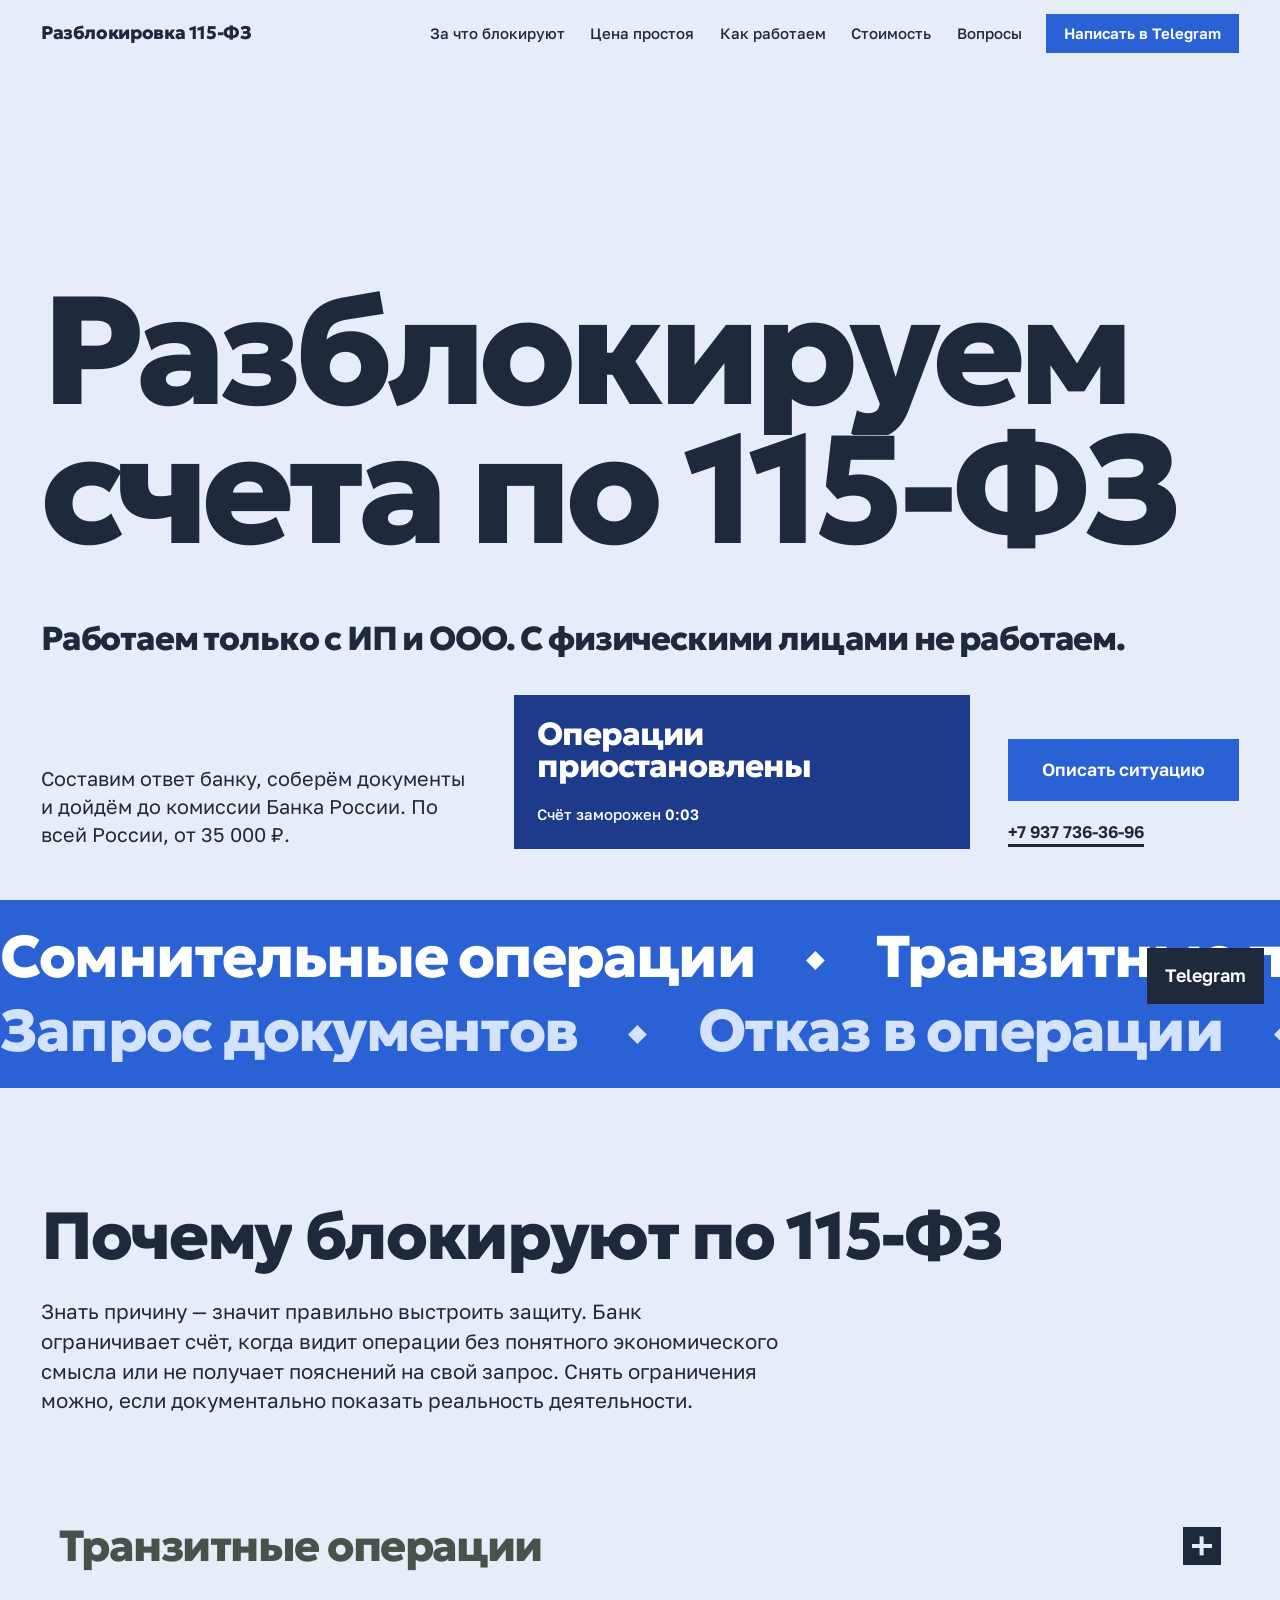
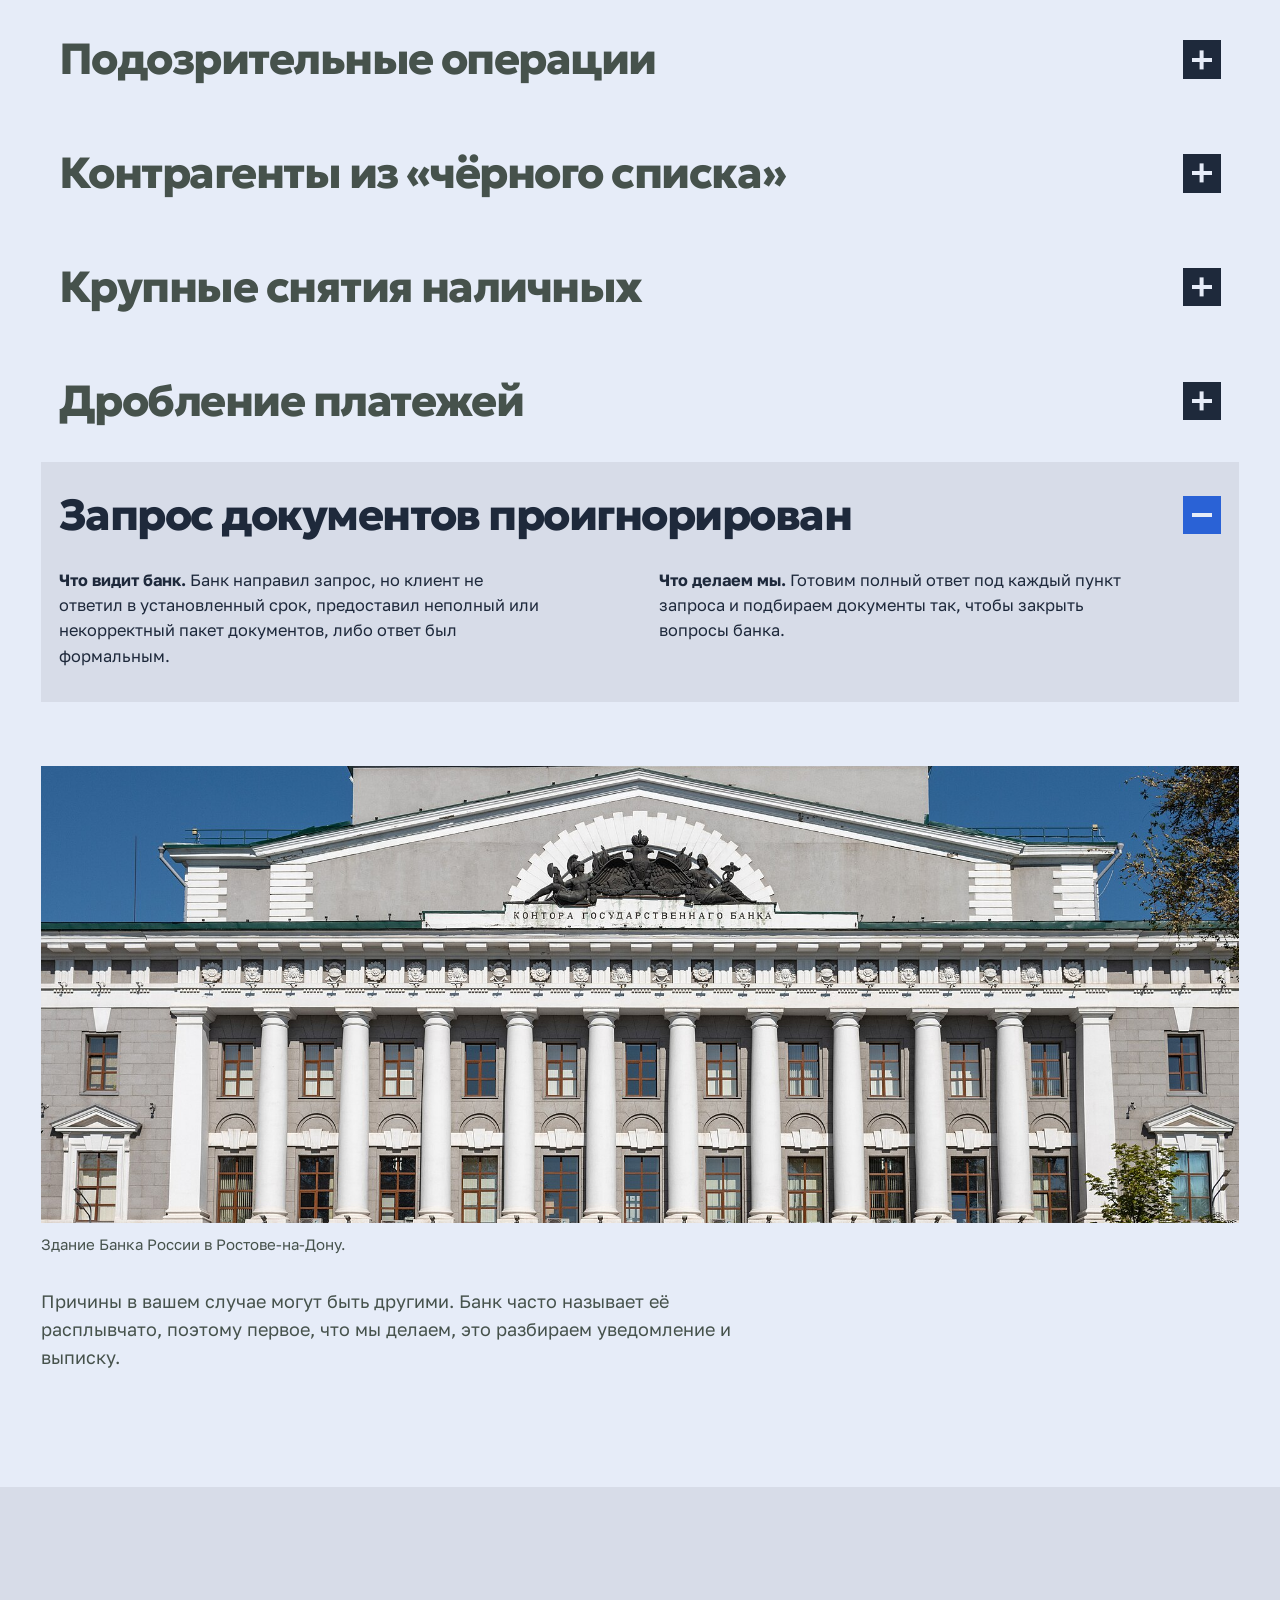
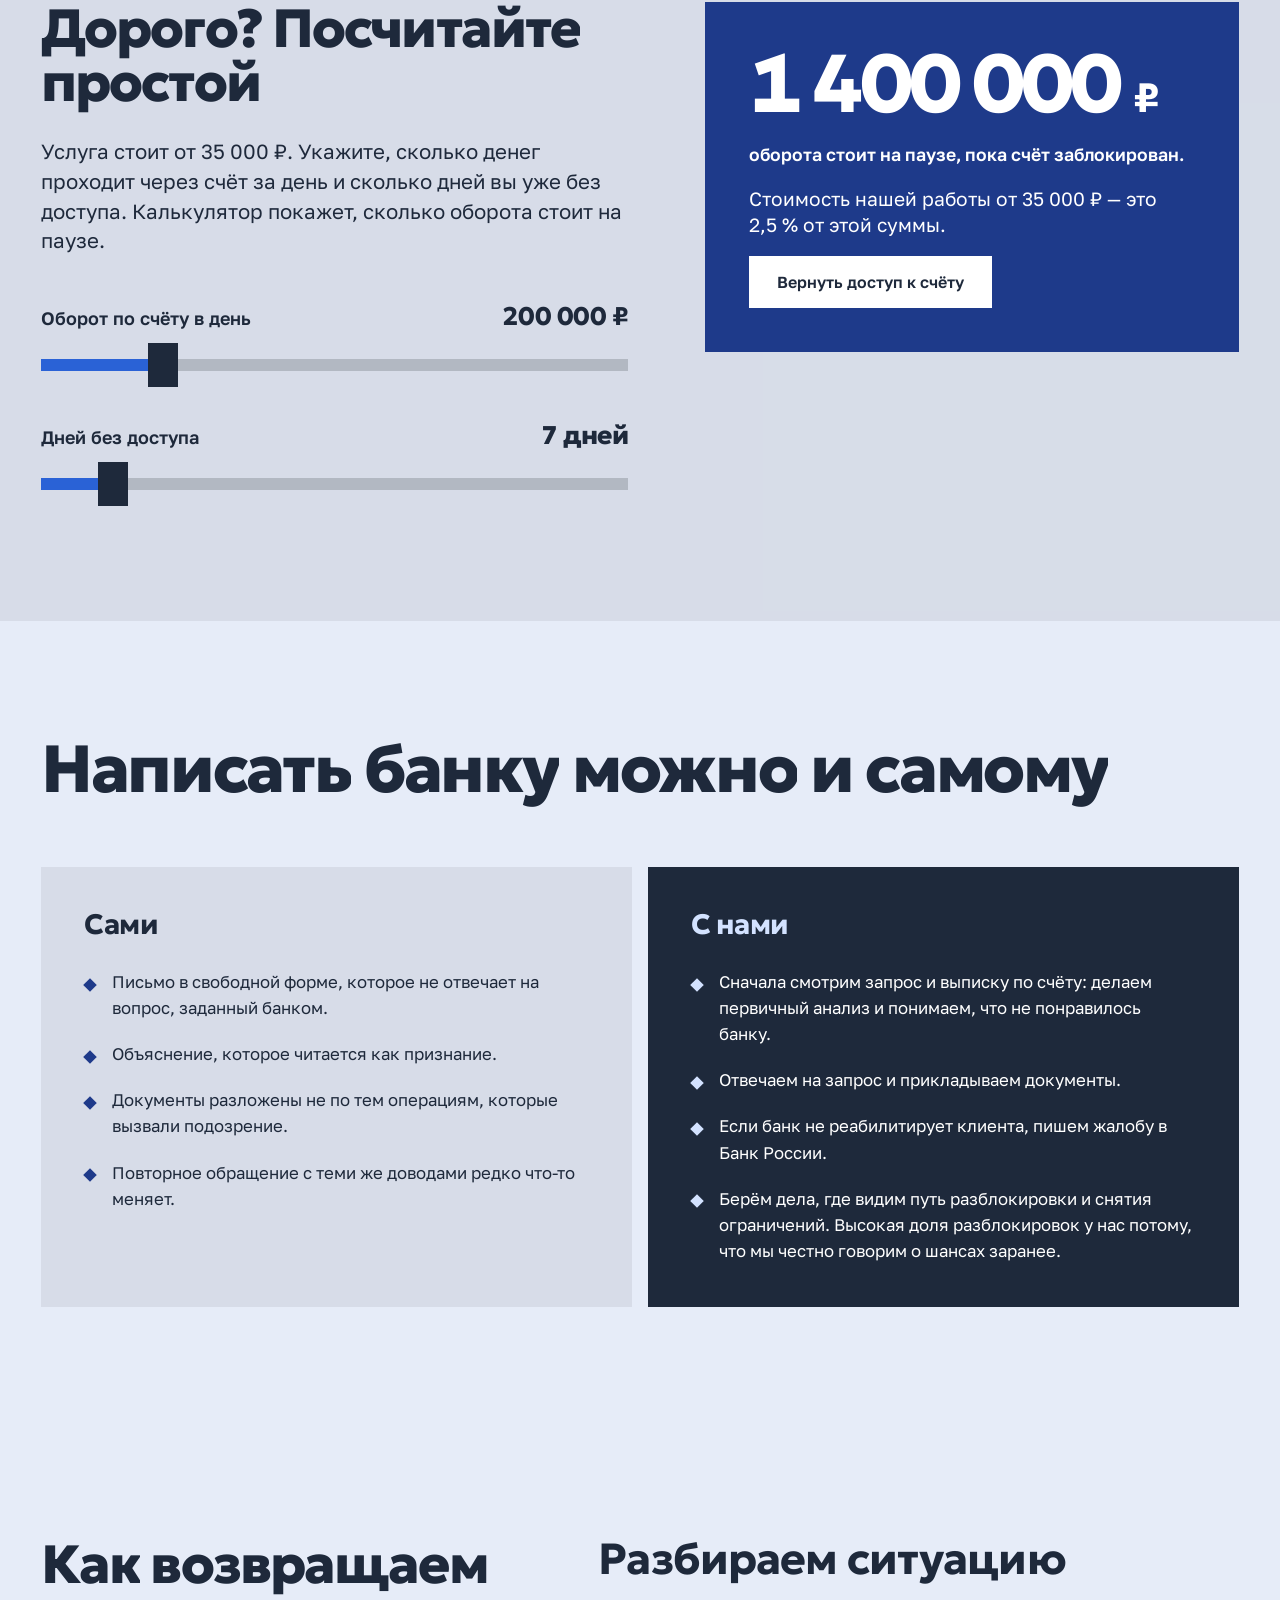
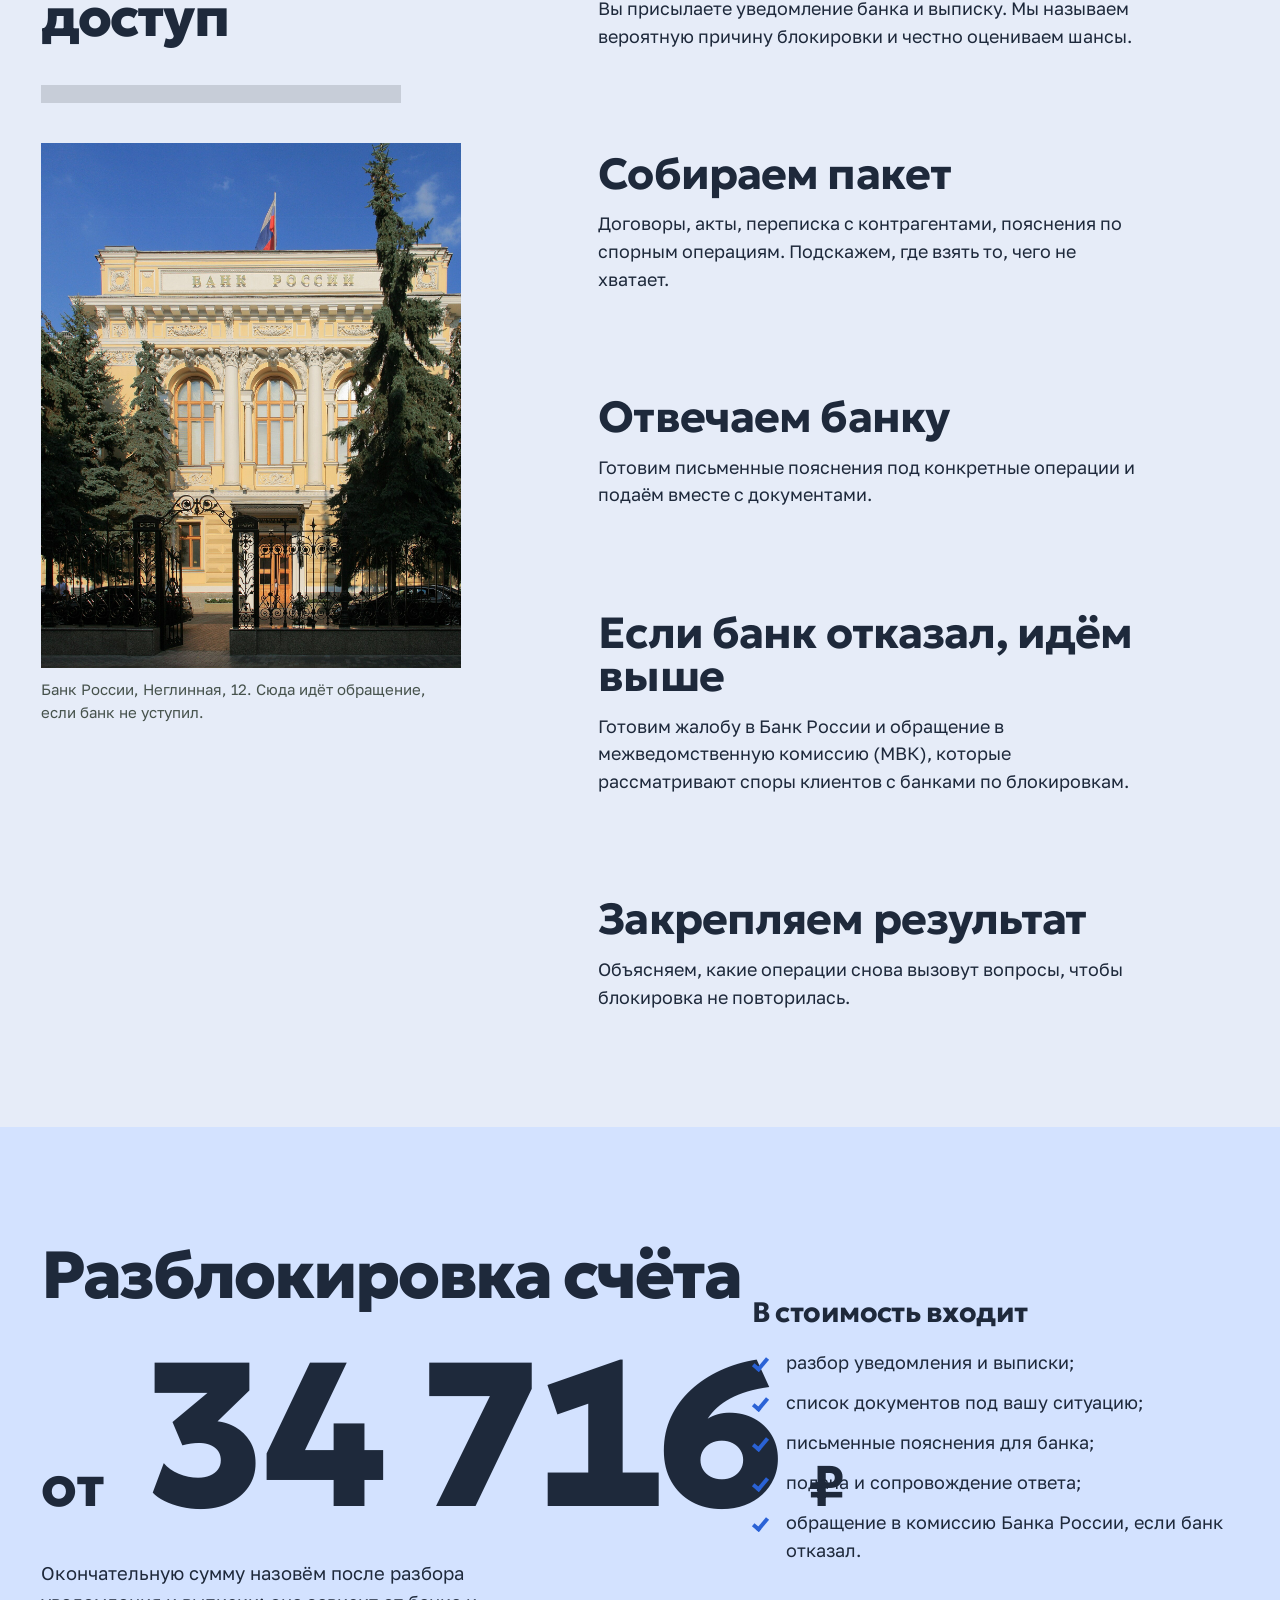
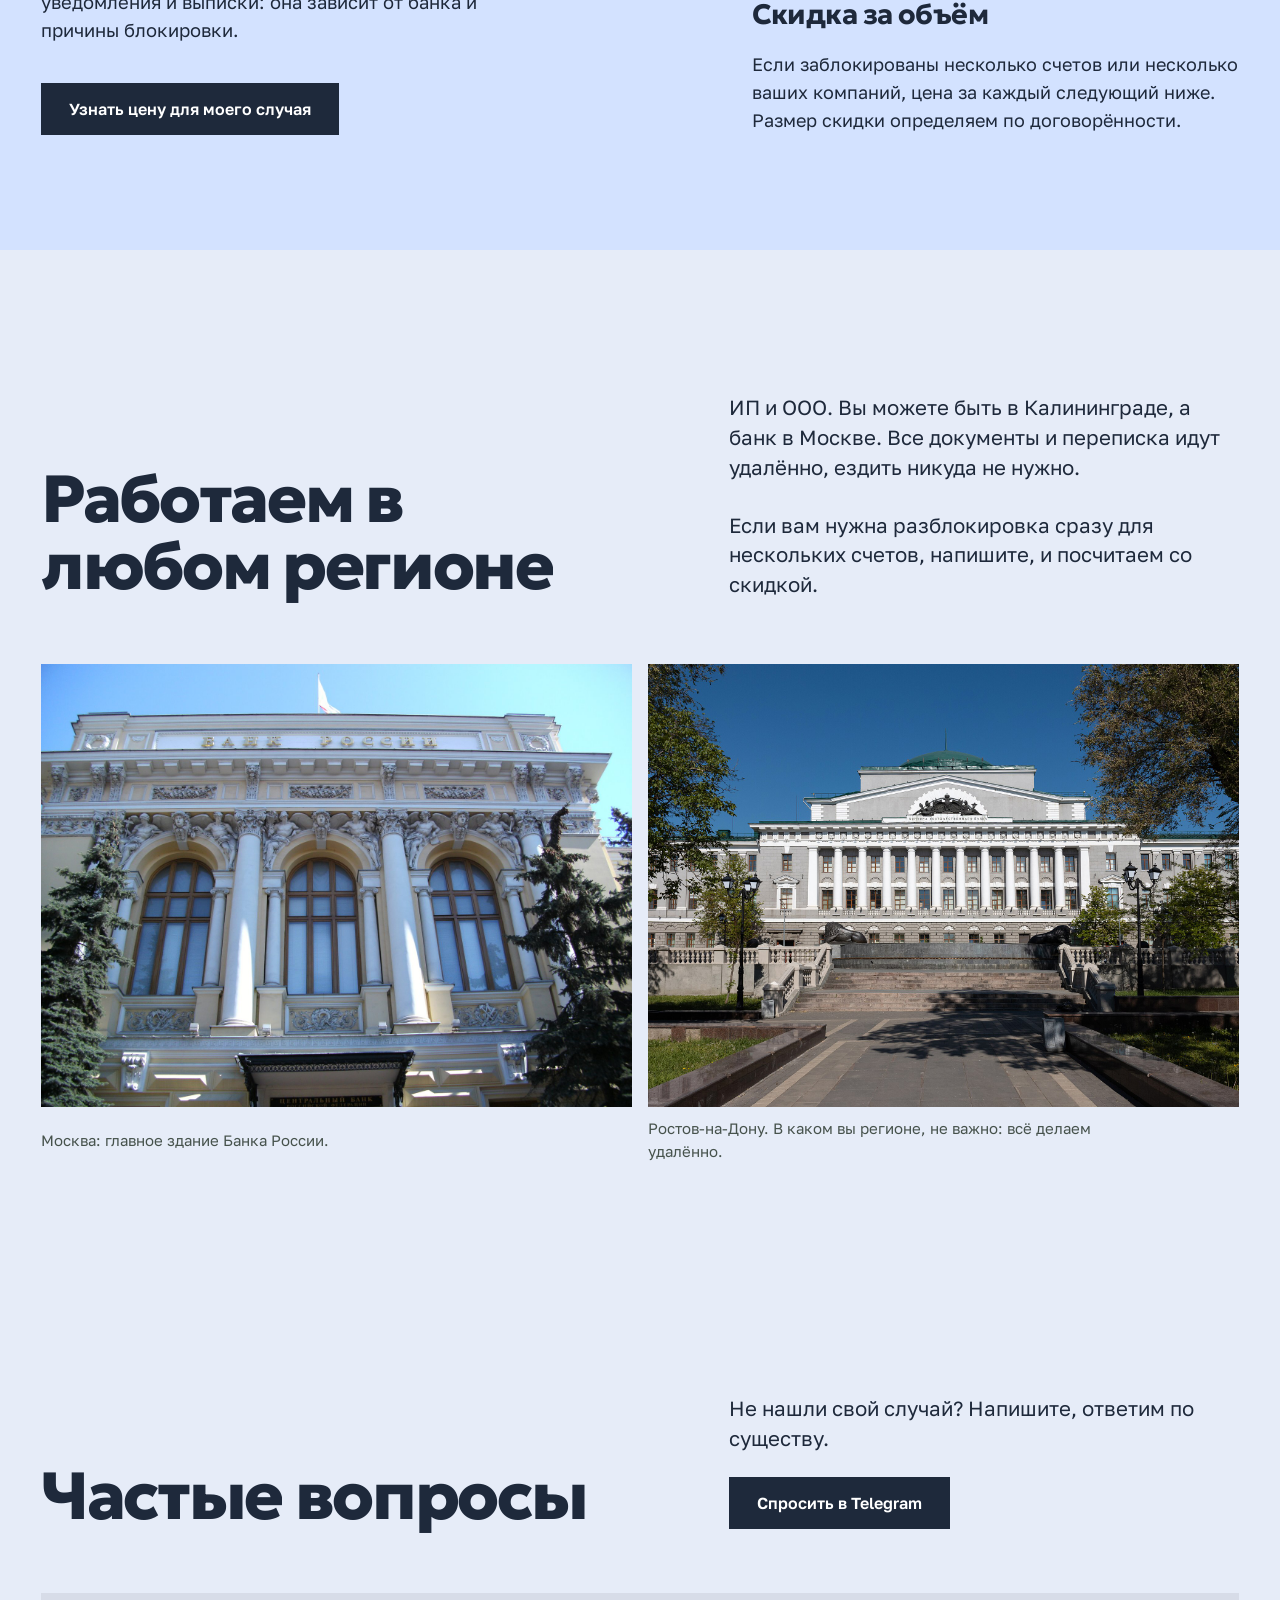
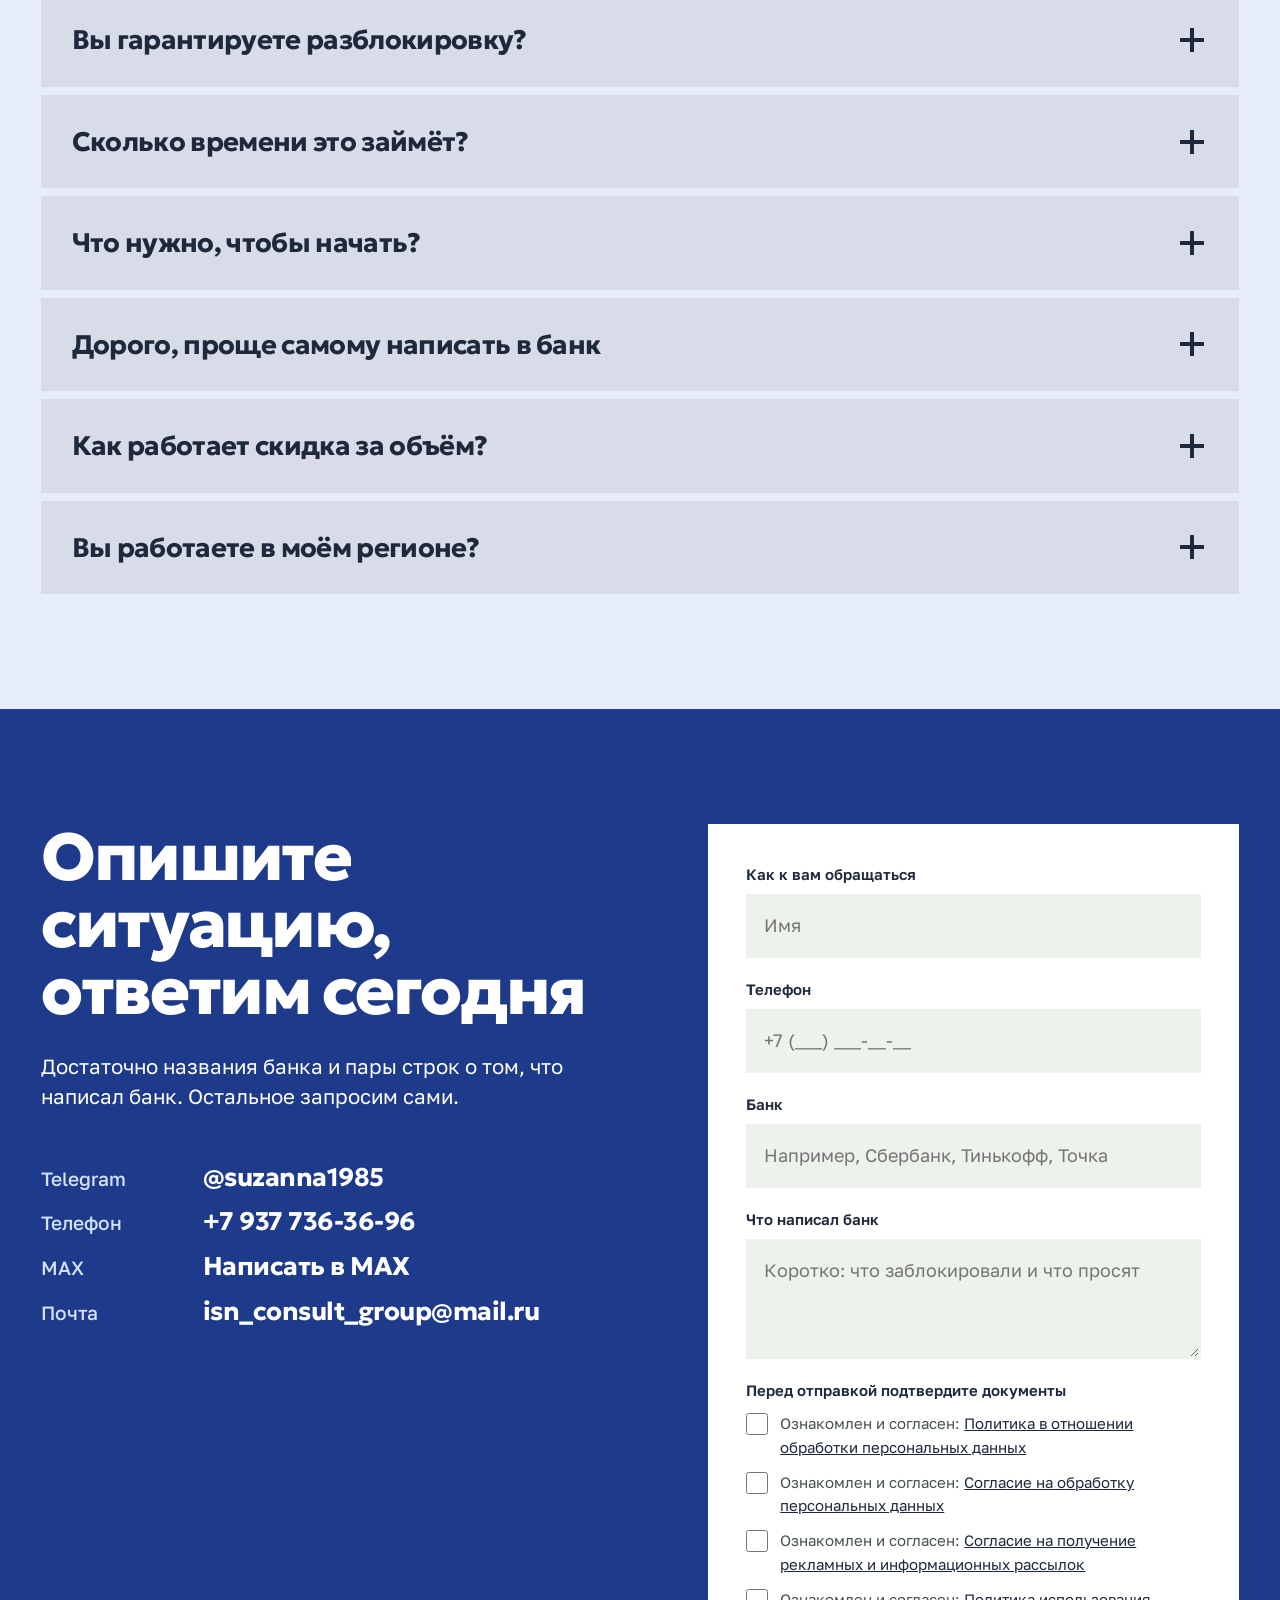
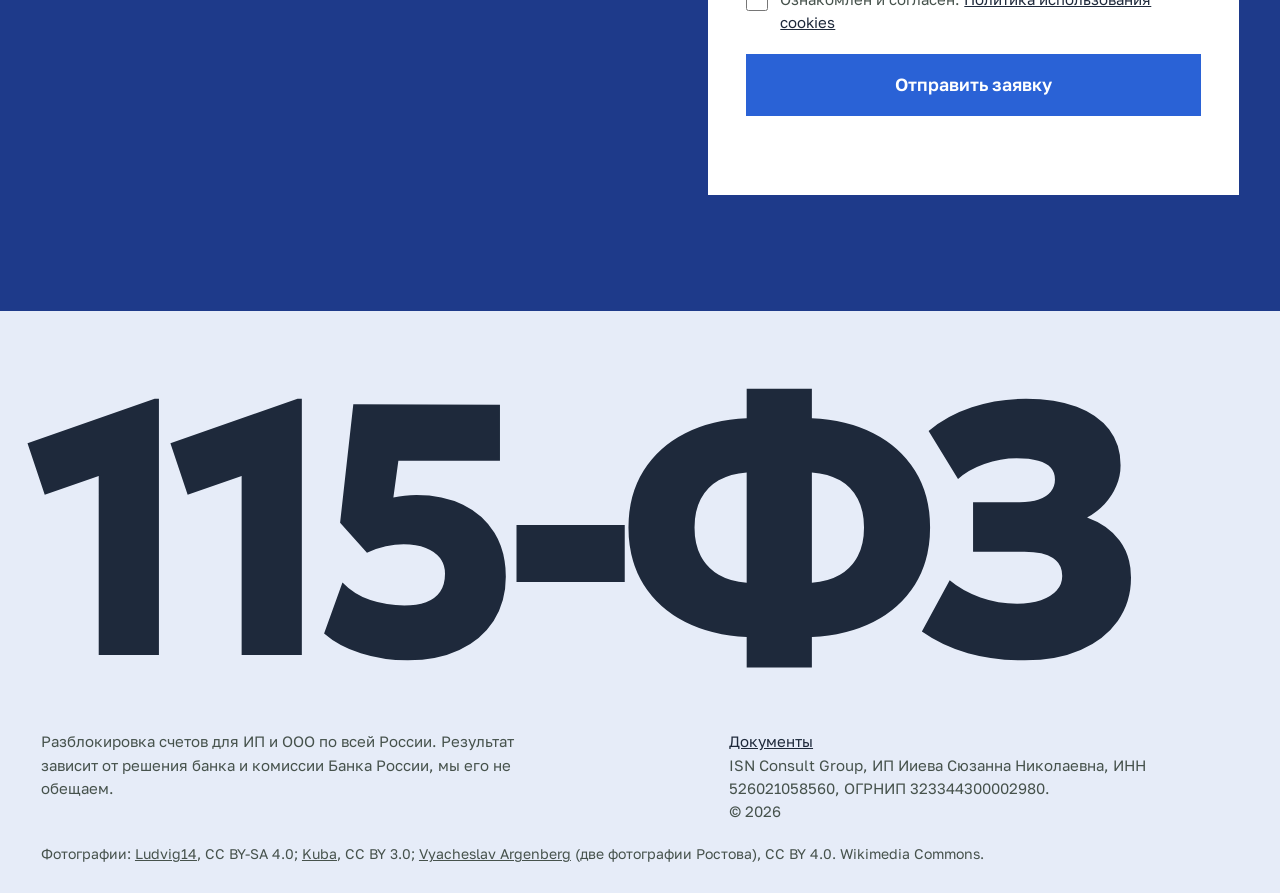
<file: index.html>
<!DOCTYPE html>
<html lang="ru">
<head>
<meta charset="UTF-8">
<meta name="viewport" content="width=device-width, initial-scale=1">
<title>Разблокировка счёта по 115-ФЗ: услуги и помощь</title>
<meta name="description" content="Помогаем разблокировать счёт по 115-ФЗ: разберём, почему банк ограничил операции, подготовим ответ и документы, а при отказе обжалуем решение в Банке России и МВК. Только для ИП и ООО.">
<meta property="og:title" content="Разблокировка счёта по 115-ФЗ: услуги и помощь">
<meta property="og:description" content="Ответ банку, пакет документов, обращение в комиссию Банка России. По всей России, от 35 000 ₽.">
<meta property="og:type" content="website">
<meta name="theme-color" content="#E6ECF8">
<link rel="icon" href="favicon.svg" type="image/svg+xml">
<link rel="preconnect" href="https://fonts.googleapis.com">
<link rel="preconnect" href="https://fonts.gstatic.com" crossorigin>
<link href="https://fonts.googleapis.com/css2?family=Geologica:wght@500;700;800&family=Golos+Text:wght@400;500;600&display=swap" rel="stylesheet">
<link rel="stylesheet" href="styles.css">
<script>document.documentElement.className='js'</script>
</head>
<body>
<div class="progress" id="progress" aria-hidden="true"></div>

<header class="header" id="header">
  <div class="header__inner">
    <a class="wordmark" href="#top" aria-label="Разблокировка счетов по 115-ФЗ, наверх">Разблокировка 115-ФЗ</a>
    <nav class="nav" id="nav" aria-label="Разделы">
      <a href="#grounds">За что блокируют</a>
      <a href="#cost">Цена простоя</a>
      <a href="#process">Как работаем</a>
      <a href="#price">Стоимость</a>
      <a href="#faq">Вопросы</a>
    </nav>
    <a data-gate class="btn btn--sm header__cta" href="https://t.me/suzanna1985" target="_blank" rel="noopener">Написать в Telegram</a>
    <button class="burger" id="burger" aria-expanded="false" aria-controls="nav">Меню</button>
  </div>
</header>

<main id="top">

  <!-- ===== HERO ===== -->
  <section class="hero" id="hero">
    <div class="wrap hero__grid">
      <h1 class="hero__title" aria-label="Разблокируем счета по 115-ФЗ">
        <span class="ln"><span>Разблокируем</span></span>
        <span class="ln"><span>счета по 115-ФЗ</span></span>
      </h1>

      <div class="hero__row">
        <p class="hero__only">Работаем только с ИП и ООО. С физическими лицами не работаем.</p>
        <p class="hero__lead">Составим ответ банку, соберём документы и дойдём до комиссии Банка России. По всей России, от 35 000 ₽.</p>

        <a class="status" id="status" href="#grounds" aria-label="Статус счёта. Прокрутите вниз, чтобы увидеть, как возвращается доступ">
          <span class="status__bg"></span>
          <span class="status__bg status__bg--open"></span>
          <span class="status__txt">
            <span class="status__label" id="statusLabel">Операции приостановлены</span>
            <span class="status__time" id="statusTime">Счёт заморожен <b id="frozenTime">0:00</b></span>
          </span>
        </a>

        <div class="hero__act">
          <a class="btn btn--lg" href="#contact" data-magnet>Описать ситуацию</a>
          <a class="hero__alt" href="tel:+79377363696">+7 937 736-36-96</a>
        </div>
      </div>
    </div>
  </section>

  <!-- ===== БЕГУЩАЯ СТРОКА ===== -->
  <section class="ticker" aria-label="Причины, по которым банки блокируют счета">
    <div class="ticker__row">
      <div class="ticker__track">
        <span>Сомнительные операции</span><span>Транзитные платежи</span><span>Снятие наличных</span><span>Платежи физлицам</span><span>Дробление переводов</span><span>Спорный контрагент</span>
        <span aria-hidden="true">Сомнительные операции</span><span aria-hidden="true">Транзитные платежи</span><span aria-hidden="true">Снятие наличных</span><span aria-hidden="true">Платежи физлицам</span><span aria-hidden="true">Дробление переводов</span><span aria-hidden="true">Спорный контрагент</span>
      </div>
    </div>
    <div class="ticker__row ticker__row--rev" aria-hidden="true">
      <div class="ticker__track">
        <span>Запрос документов</span><span>Отказ в операции</span><span>Закрытие счёта</span><span>Отказ в обслуживании</span><span>Ограничение онлайн-банка</span><span>Решение банка</span>
        <span>Запрос документов</span><span>Отказ в операции</span><span>Закрытие счёта</span><span>Отказ в обслуживании</span><span>Ограничение онлайн-банка</span><span>Решение банка</span>
      </div>
    </div>
  </section>

  <!-- ===== ЗА ЧТО БЛОКИРУЮТ ===== -->
  <section class="sec grounds" id="grounds">
    <div class="wrap">
      <h2 class="h2 split" data-split>Почему блокируют по 115-ФЗ</h2>
      <p class="sec__lead">Знать причину — значит правильно выстроить защиту. Банк ограничивает счёт, когда видит операции без понятного экономического смысла или не получает пояснений на свой запрос. Снять ограничения можно, если документально показать реальность деятельности.</p>

      <ul class="ground-list" id="groundList">
        <li class="ground">
          <button class="ground__head" aria-expanded="false">
            <span class="ground__name">Транзитные операции</span>
            <span class="ground__plus" aria-hidden="true"></span>
          </button>
          <div class="ground__body"><div>
            <p><b>Что видит банк.</b> Быстрый транзит средств через счёт без видимой хозяйственной цели: моментальный вывод средств или оплата мнимым контрагентам.</p>
            <p><b>Что делаем мы.</b> Показываем экономический смысл: договоры, акты, цепочку поставки. Банку нужна логика, а не оправдание.</p>
          </div></div>
        </li>
        <li class="ground">
          <button class="ground__head" aria-expanded="false">
            <span class="ground__name">Подозрительные операции</span>
            <span class="ground__plus" aria-hidden="true"></span>
          </button>
          <div class="ground__body"><div>
            <p><b>Что видит банк.</b> Операции, не соответствующие профилю бизнеса или не имеющие, по мнению банка, экономического смысла.</p>
            <p><b>Что делаем мы.</b> Сверяем операции с реальными договорами и видом деятельности и даём объяснение, которое банк сможет принять.</p>
          </div></div>
        </li>
        <li class="ground">
          <button class="ground__head" aria-expanded="false">
            <span class="ground__name">Контрагенты из «чёрного списка»</span>
            <span class="ground__plus" aria-hidden="true"></span>
          </button>
          <div class="ground__body"><div>
            <p><b>Что видит банк.</b> Ваши контрагенты находятся в реестре системы ЗСК ЦБ или имеют признаки «однодневок».</p>
            <p><b>Что делаем мы.</b> Подтверждаем реальность сделки и вашу осмотрительность при выборе контрагента.</p>
          </div></div>
        </li>
        <li class="ground">
          <button class="ground__head" aria-expanded="false">
            <span class="ground__name">Крупные снятия наличных</span>
            <span class="ground__plus" aria-hidden="true"></span>
          </button>
          <div class="ground__body"><div>
            <p><b>Что видит банк.</b> Систематическое снятие наличных свыше установленных порогов без документального обоснования.</p>
            <p><b>Что делаем мы.</b> Объясняем, на что ушла наличность, и подкрепляем это первичкой: расходными ордерами, чеками, ведомостями.</p>
          </div></div>
        </li>
        <li class="ground">
          <button class="ground__head" aria-expanded="false">
            <span class="ground__name">Дробление платежей</span>
            <span class="ground__plus" aria-hidden="true"></span>
          </button>
          <div class="ground__body"><div>
            <p><b>Что видит банк.</b> Много одинаковых мелких переводов вместо одного крупного.</p>
            <p><b>Что делаем мы.</b> Объясняем причину: график оплаты, договорные этапы, специфика вашей отрасли.</p>
          </div></div>
        </li>
        <li class="ground">
          <button class="ground__head" aria-expanded="false">
            <span class="ground__name">Запрос документов проигнорирован</span>
            <span class="ground__plus" aria-hidden="true"></span>
          </button>
          <div class="ground__body"><div>
            <p><b>Что видит банк.</b> Банк направил запрос, но клиент не ответил в установленный срок, предоставил неполный или некорректный пакет документов, либо ответ был формальным.</p>
            <p><b>Что делаем мы.</b> Готовим полный ответ под каждый пункт запроса и подбираем документы так, чтобы закрыть вопросы банка.</p>
          </div></div>
        </li>
      </ul>
      <figure class="pic pic--band"><img src="assets/rostov-on-don-state-bank-central-bank.jpg" width="1920" height="1324" alt="Здание Банка России в Ростове-на-Дону" loading="lazy" decoding="async"><figcaption>Здание Банка России в Ростове-на-Дону.</figcaption></figure>
      <p class="note">Причины в вашем случае могут быть другими. Банк часто называет её расплывчато, поэтому первое, что мы делаем, это разбираем уведомление и выписку.</p>
    </div>
  </section>

  <!-- ===== КАЛЬКУЛЯТОР ПРОСТОЯ ===== -->
  <section class="sec cost" id="cost">
    <div class="wrap cost__grid">
      <div class="cost__text">
        <h2 class="h2 split" data-split>Дорого? Посчитайте простой</h2>
        <p class="sec__lead">Услуга стоит от 35 000 ₽. Укажите, сколько денег проходит через счёт за день и сколько дней вы уже без доступа. Калькулятор покажет, сколько оборота стоит на паузе.</p>

        <div class="calc" id="calc">
          <label class="calc__field">
            <span class="calc__q">Оборот по счёту в день</span>
            <output class="calc__val" id="turnVal">200 000 ₽</output>
            <span class="rng"><i></i><input type="range" id="turn" min="10000" max="1000000" step="10000" value="200000"></span>
          </label>
          <label class="calc__field">
            <span class="calc__q">Дней без доступа</span>
            <output class="calc__val" id="daysVal">7 дней</output>
            <span class="rng"><i></i><input type="range" id="days" min="1" max="60" step="1" value="7"></span>
          </label>
        </div>
      </div>

      <div class="cost__out" aria-live="polite">
        <p class="cost__num"><span id="lost">1 400 000</span> <small>₽</small></p>
        <p class="cost__label">оборота стоит на паузе, пока счёт заблокирован.</p>
        <p class="cost__cmp" id="cmp">Стоимость нашей работы от 35 000 ₽ — это 2,5 % от этой суммы.</p>
        <a class="btn" href="#contact">Вернуть доступ к счёту</a>
      </div>
    </div>
  </section>

  <!-- ===== САМ ИЛИ С ЮРИСТОМ ===== -->
  <section class="sec versus" id="versus">
    <div class="wrap">
      <h2 class="h2 split" data-split>Написать банку можно и самому</h2>
      <div class="versus__cols">
        <div class="versus__col versus__col--self">
          <h3 class="h3">Сами</h3>
          <ul>
            <li>Письмо в свободной форме, которое не отвечает на вопрос, заданный банком.</li>
            <li>Объяснение, которое читается как признание.</li>
            <li>Документы разложены не по тем операциям, которые вызвали подозрение.</li>
            <li>Повторное обращение с теми же доводами редко что-то меняет.</li>
          </ul>
        </div>
        <div class="versus__col versus__col--us">
          <h3 class="h3">С нами</h3>
          <ul>
            <li>Сначала смотрим запрос и выписку по счёту: делаем первичный анализ и понимаем, что не понравилось банку.</li>
            <li>Отвечаем на запрос и прикладываем документы.</li>
            <li>Если банк не реабилитирует клиента, пишем жалобу в Банк России.</li>
            <li>Берём дела, где видим путь разблокировки и снятия ограничений. Высокая доля разблокировок у нас потому, что мы честно говорим о шансах заранее.</li>
          </ul>
        </div>
      </div>
    </div>
  </section>

  <!-- ===== КАК РАБОТАЕМ ===== -->
  <section class="sec process" id="process">
    <div class="wrap process__grid">
      <div class="process__side">
        <h2 class="h2 split" data-split>Как возвращаем доступ</h2>
        <div class="process__bar" aria-hidden="true"><span id="processBar"></span></div>
        <figure class="pic pic--tall"><img src="assets/moscow-russiacentralbank-m00.jpg" width="1920" height="2008" alt="Здание Банка России на Неглинной улице в Москве" loading="lazy" decoding="async"><figcaption>Банк России, Неглинная, 12. Сюда идёт обращение, если банк не уступил.</figcaption></figure>
      </div>
      <ol class="steps" id="steps">
        <li class="step">
          <h3 class="h3">Разбираем ситуацию</h3>
          <p>Вы присылаете уведомление банка и выписку. Мы называем вероятную причину блокировки и честно оцениваем шансы.</p>
        </li>
        <li class="step">
          <h3 class="h3">Собираем пакет</h3>
          <p>Договоры, акты, переписка с контрагентами, пояснения по спорным операциям. Подскажем, где взять то, чего не хватает.</p>
        </li>
        <li class="step">
          <h3 class="h3">Отвечаем банку</h3>
          <p>Готовим письменные пояснения под конкретные операции и подаём вместе с документами.</p>
        </li>
        <li class="step">
          <h3 class="h3">Если банк отказал, идём выше</h3>
          <p>Готовим жалобу в Банк России и обращение в межведомственную комиссию (МВК), которые рассматривают споры клиентов с банками по блокировкам.</p>
        </li>
        <li class="step">
          <h3 class="h3">Закрепляем результат</h3>
          <p>Объясняем, какие операции снова вызовут вопросы, чтобы блокировка не повторилась.</p>
        </li>
      </ol>
    </div>
  </section>

  <!-- ===== СТОИМОСТЬ ===== -->
  <section class="sec price" id="price">
    <div class="wrap price__grid">
      <div class="price__main">
        <h2 class="h2 split" data-split>Разблокировка счёта</h2>
        <p class="price__num"><small>от</small> <span id="priceNum" data-to="35000">35 000</span> <small>₽</small></p>
        <p class="price__sub">Окончательную сумму назовём после разбора уведомления и выписки: она зависит от банка и причины блокировки.</p>
        <a class="btn btn--ink" href="#contact" data-magnet>Узнать цену для моего случая</a>
      </div>
      <div class="price__side">
        <h3 class="h3">В стоимость входит</h3>
        <ul class="tick">
          <li>разбор уведомления и выписки;</li>
          <li>список документов под вашу ситуацию;</li>
          <li>письменные пояснения для банка;</li>
          <li>подача и сопровождение ответа;</li>
          <li>обращение в комиссию Банка России, если банк отказал.</li>
        </ul>
        <h3 class="h3 price__disc">Скидка за объём</h3>
        <p>Если заблокированы несколько счетов или несколько ваших компаний, цена за каждый следующий ниже. Размер скидки определяем по договорённости.</p>
      </div>
    </div>
  </section>

  <!-- ===== ДЛЯ КОГО ===== -->
  <section class="sec who" id="who">
    <div class="wrap who__grid">
      <h2 class="h2 split" data-split>Работаем в любом регионе</h2>
      <div class="who__txt">
        <p class="sec__lead">ИП и ООО. Вы можете быть в Калининграде, а банк в Москве. Все документы и переписка идут удалённо, ездить никуда не нужно.</p>
        <p class="sec__lead">Если вам нужна разблокировка сразу для нескольких счетов, напишите, и посчитаем со скидкой.</p>
      </div>
    </div>
    <div class="wrap who__pics">
      <figure class="pic"><img src="assets/2009.jpg" width="1600" height="1200" alt="Фасад здания Банка России в Москве" loading="lazy" decoding="async"><figcaption>Москва: главное здание Банка России.</figcaption></figure>
      <figure class="pic"><img src="assets/rostov-on-don-state-bank-building-central.jpg" width="1920" height="1440" alt="Здание Банка России в Ростове-на-Дону" loading="lazy" decoding="async"><figcaption>Ростов-на-Дону. В каком вы регионе, не важно: всё делаем удалённо.</figcaption></figure>
    </div>
  </section>

  <!-- ===== FAQ ===== -->
  <section class="sec faq" id="faq">
    <div class="wrap">
      <div class="faq__head">
        <h2 class="h2 split" data-split>Частые вопросы</h2>
        <div class="faq__ask"><p class="sec__lead">Не нашли свой случай? Напишите, ответим по существу.</p><a data-gate class="btn btn--ink" href="https://t.me/suzanna1985" target="_blank" rel="noopener">Спросить в Telegram</a></div>
      </div>
      <div class="faq__list" id="faqList">
        <details class="qa">
          <summary><span>Вы гарантируете разблокировку?</span><i aria-hidden="true"></i></summary>
          <div class="qa__a"><div><p>Нет, и никто не вправе это обещать: решение принимает банк, а в споре комиссия Банка России. Мы заранее смотрим документы и говорим, какие шансы. Если их нет, скажем сразу, чтобы вы не тратили деньги.</p></div></div>
        </details>
        <details class="qa">
          <summary><span>Сколько времени это займёт?</span><i aria-hidden="true"></i></summary>
          <div class="qa__a"><div><p>Срок зависит от банка и причины блокировки. После разбора вашего случая назовём реалистичный срок, а не красивый.</p></div></div>
        </details>
        <details class="qa">
          <summary><span>Что нужно, чтобы начать?</span><i aria-hidden="true"></i></summary>
          <div class="qa__a"><div><p>Уведомление или письмо банка, выписка по счёту за период, о котором спрашивает банк, и основные договоры. Если чего-то нет, подскажем, где это взять.</p></div></div>
        </details>
        <details class="qa">
          <summary><span>Дорого, проще самому написать в банк</span><i aria-hidden="true"></i></summary>
          <div class="qa__a"><div><p>Можно. Но пока вы пишете и ждёте ответ, оборот стоит. Посчитайте это в калькуляторе выше: часто несколько дней простоя дороже всей услуги. А повторное обращение с теми же доводами обычно не помогает.</p></div></div>
        </details>
        <details class="qa">
          <summary><span>Как работает скидка за объём?</span><i aria-hidden="true"></i></summary>
          <div class="qa__a"><div><p>Если заблокированы несколько счетов или несколько компаний, стоимость каждой следующей разблокировки ниже. Размер скидки определяем по договорённости.</p></div></div>
        </details>
        <details class="qa">
          <summary><span>Вы работаете в моём регионе?</span><i aria-hidden="true"></i></summary>
          <div class="qa__a"><div><p>Да, по всей России. Всё делаем дистанционно: документы, переписка и согласования идут через мессенджер и почту.</p></div></div>
        </details>
      </div>
    </div>
  </section>

  <!-- ===== КОНТАКТ ===== -->
  <section class="sec contact" id="contact">
    <div class="wrap contact__grid">
      <div class="contact__txt">
        <h2 class="h2 split" data-split>Опишите ситуацию, ответим сегодня</h2>
        <p class="sec__lead">Достаточно названия банка и пары строк о том, что написал банк. Остальное запросим сами.</p>
        <ul class="contacts">
          <li><span>Telegram</span><a data-gate href="https://t.me/suzanna1985" target="_blank" rel="noopener">@suzanna1985</a></li>
          <li><span>Телефон</span><a href="tel:+79377363696">+7 937 736-36-96</a></li>
          <li><span>MAX</span><a href="https://max.ru/u/f9LHodD0cOIOEDaAPGdAXS6WVBa1CVfbHOVElhCmkZ0OWowakOCMSlAGCYQ" target="_blank" rel="noopener">Написать в MAX</a></li>
          <li><span>Почта</span><a href="mailto:isn_consult_group@mail.ru">isn_consult_group@mail.ru</a></li>
        </ul>
      </div>

      <form class="form" id="leadForm" novalidate>
        <input type="text" name="_gotcha" style="display:none" tabindex="-1" autocomplete="off">
        <label class="fld"><span>Как к вам обращаться</span><input type="text" name="name" autocomplete="name" required placeholder="Имя"></label>
        <label class="fld"><span>Телефон</span><input type="tel" name="phone" autocomplete="tel" inputmode="tel" required placeholder="+7 (___) ___-__-__"></label>
        <label class="fld"><span>Банк</span><input type="text" name="bank" placeholder="Например, Сбербанк, Тинькофф, Точка"></label>
        <label class="fld"><span>Что написал банк</span><textarea name="comment" rows="3" placeholder="Коротко: что заблокировали и что просят"></textarea></label>
        <fieldset class="docs"><legend>Перед отправкой подтвердите документы</legend>
<label class="doc-chk"><input type="checkbox" class="formdoc" required><span>Ознакомлен и согласен: <a href="privacy.html#policy" target="_blank" rel="noopener">Политика в отношении обработки персональных данных</a></span></label>
<label class="doc-chk"><input type="checkbox" class="formdoc" required><span>Ознакомлен и согласен: <a href="privacy.html#consent" target="_blank" rel="noopener">Согласие на обработку персональных данных</a></span></label>
<label class="doc-chk"><input type="checkbox" class="formdoc" required><span>Ознакомлен и согласен: <a href="privacy.html#messages" target="_blank" rel="noopener">Согласие на получение рекламных и информационных рассылок</a></span></label>
<label class="doc-chk"><input type="checkbox" class="formdoc" required><span>Ознакомлен и согласен: <a href="privacy.html#cookies" target="_blank" rel="noopener">Политика использования cookies</a></span></label>
</fieldset>
        <button class="btn btn--lg" type="submit">Отправить заявку</button>
        <p class="form__msg" id="formMsg" role="status"></p>
      </form>
    </div>
  </section>
</main>

<footer class="footer">
  <div class="wrap">
    <p class="footer__big" aria-hidden="true">115-ФЗ</p>
    <div class="footer__row">
      <p>Разблокировка счетов для ИП и ООО по всей России. Результат зависит от решения банка и комиссии Банка России, мы его не обещаем.</p>
      <p><a href="privacy.html">Документы</a><br>ISN Consult Group, ИП Ииева Сюзанна Николаевна, ИНН 526021058560, ОГРНИП 323344300002980.<br>© <span id="year">2026</span></p>
    </div>
    <p class="credits">Фотографии: <a href="https://commons.wikimedia.org/wiki/File:Moscow_RussiaCentralBank_M00.jpg">Ludvig14</a>, CC BY-SA 4.0; <a href="https://commons.wikimedia.org/wiki/File:%D0%91%D0%B0%D0%BD%D0%BA_%D0%A0%D0%BE%D1%81%D1%81%D0%B8%D0%B8_2009.JPG">Kuba</a>, CC BY 3.0; <a href="https://commons.wikimedia.org/wiki/File:Rostov-on-Don,_State_Bank_Building,_Central_Bank,_Russia.jpg">Vyacheslav Argenberg</a> (две фотографии Ростова), CC BY 4.0. Wikimedia Commons.</p>
  </div>
</footer>

<dialog class="gate" id="gate" aria-labelledby="gateH">
  <h2 class="gate__h" id="gateH">Сначала подтвердите документы</h2>
  <p class="gate__t">Чтобы написать нам, отметьте все четыре пункта. Это нужно один раз.</p>
  <div class="docs">
<label class="doc-chk"><input type="checkbox" class="gatedoc" required><span>Ознакомлен и согласен: <a href="privacy.html#policy" target="_blank" rel="noopener">Политика в отношении обработки персональных данных</a></span></label>
<label class="doc-chk"><input type="checkbox" class="gatedoc" required><span>Ознакомлен и согласен: <a href="privacy.html#consent" target="_blank" rel="noopener">Согласие на обработку персональных данных</a></span></label>
<label class="doc-chk"><input type="checkbox" class="gatedoc" required><span>Ознакомлен и согласен: <a href="privacy.html#messages" target="_blank" rel="noopener">Согласие на получение рекламных и информационных рассылок</a></span></label>
<label class="doc-chk"><input type="checkbox" class="gatedoc" required><span>Ознакомлен и согласен: <a href="privacy.html#cookies" target="_blank" rel="noopener">Политика использования cookies</a></span></label>
  </div>
  <div class="gate__act">
    <a class="btn" id="gateGo" href="#" target="_blank" rel="noopener" aria-disabled="true">Перейти в Telegram</a>
    <button class="btn gate__x" id="gateX" type="button">Закрыть</button>
  </div>
</dialog>

<a data-gate class="fab" href="https://t.me/suzanna1985" target="_blank" rel="noopener" aria-label="Написать в Telegram">Telegram</a>

<script src="script.js"></script>
</body>
</html>
</file>
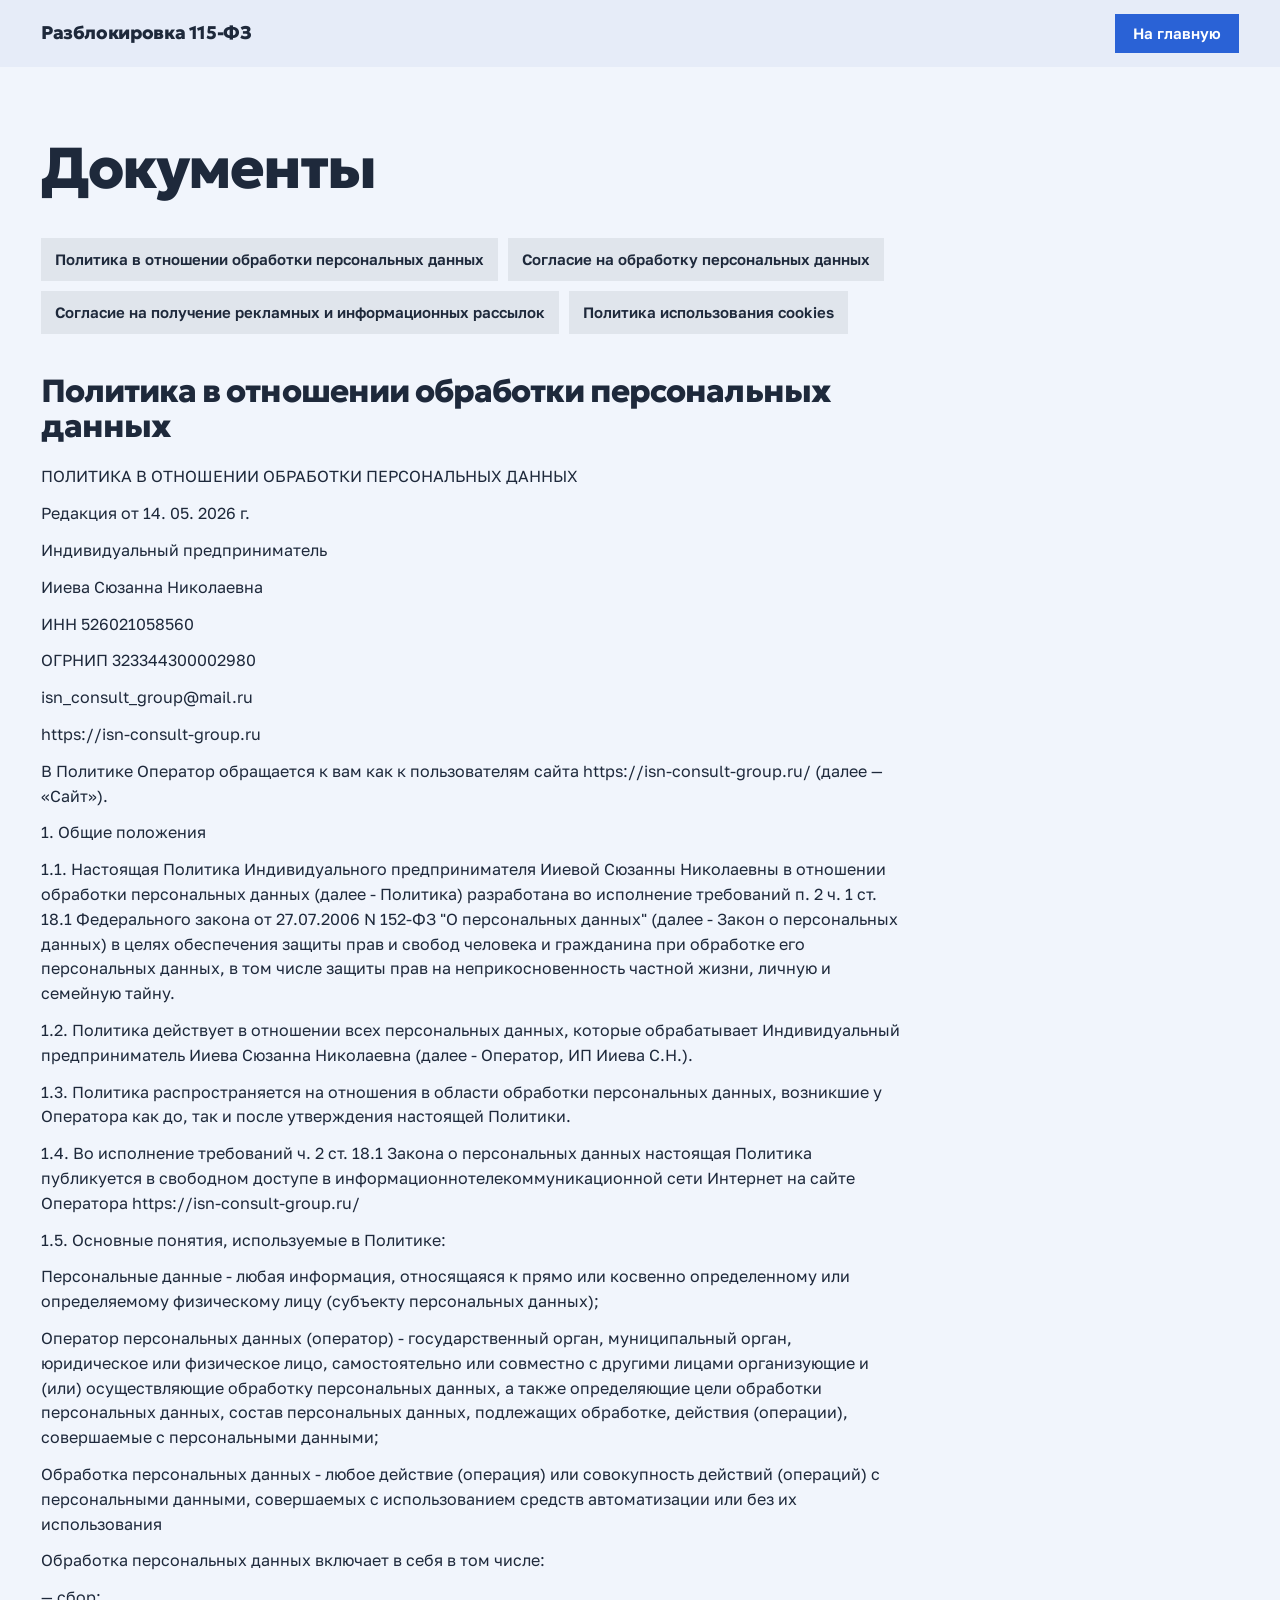
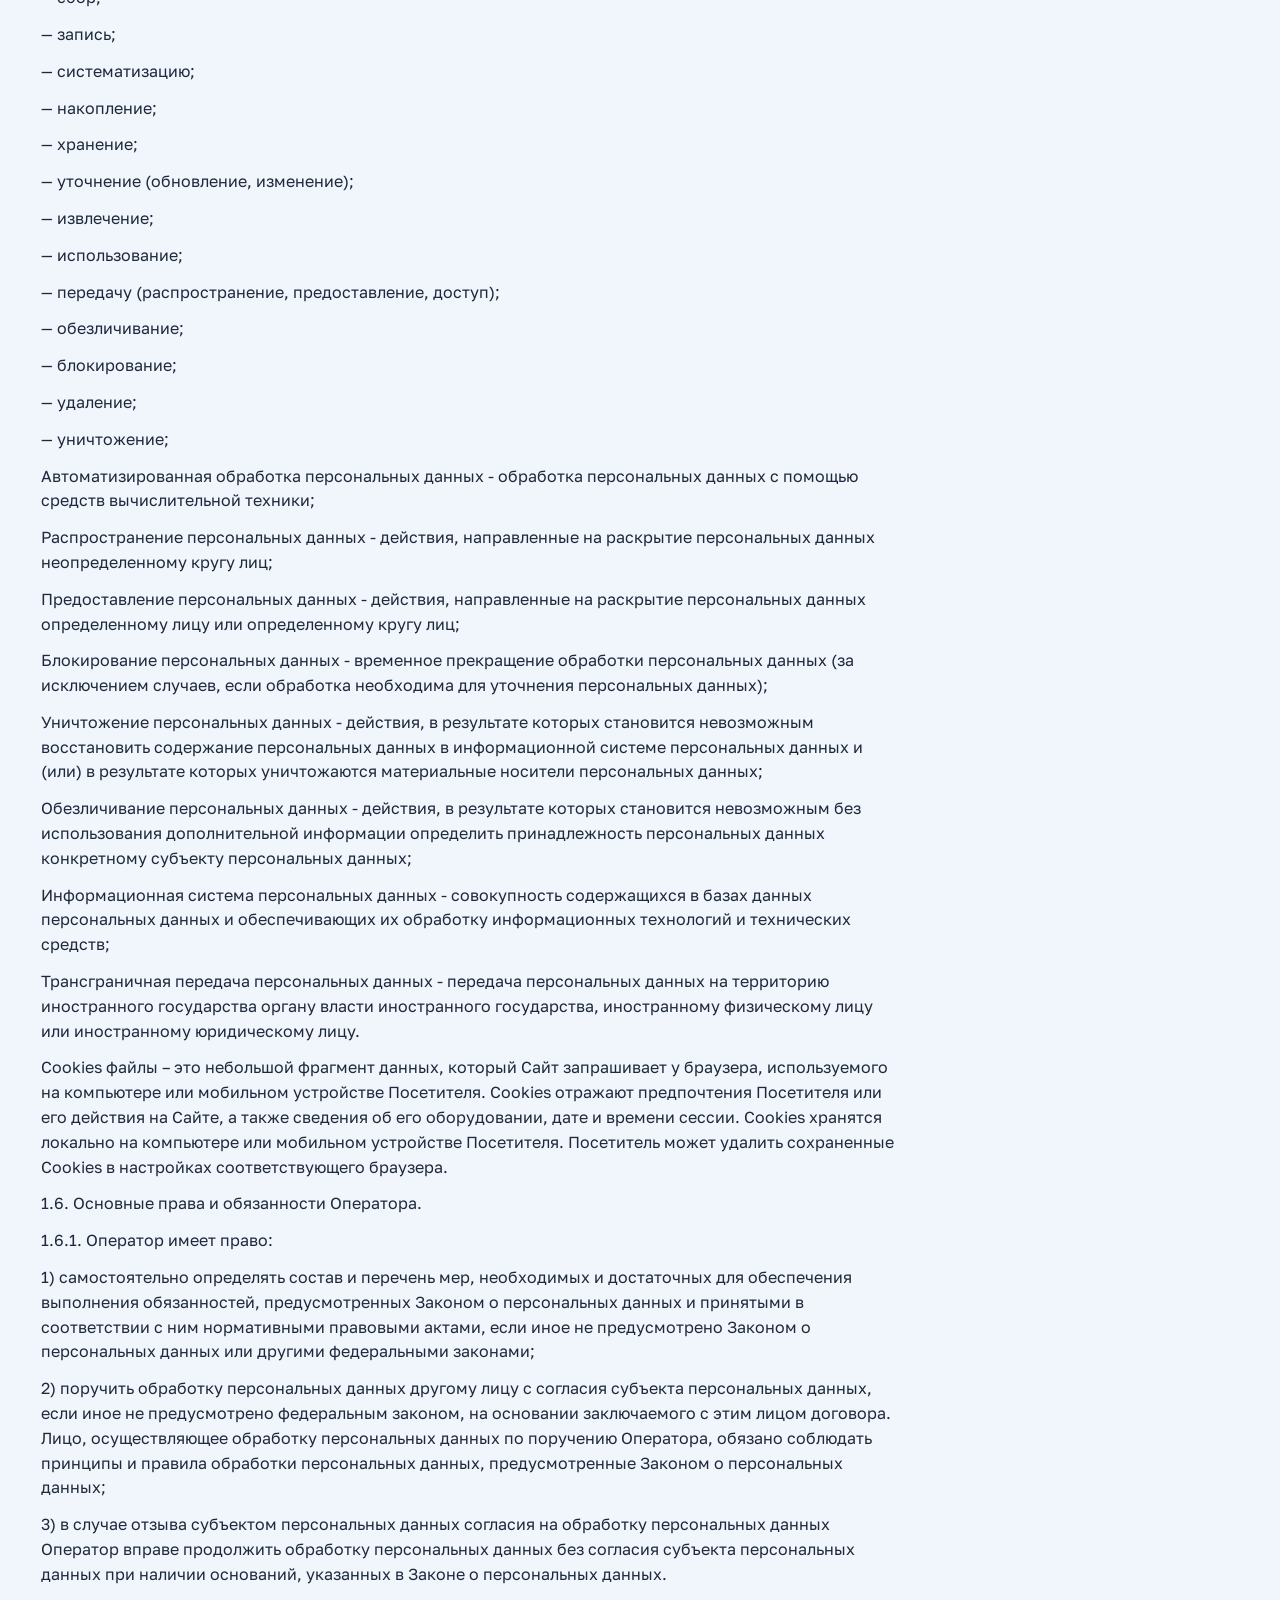
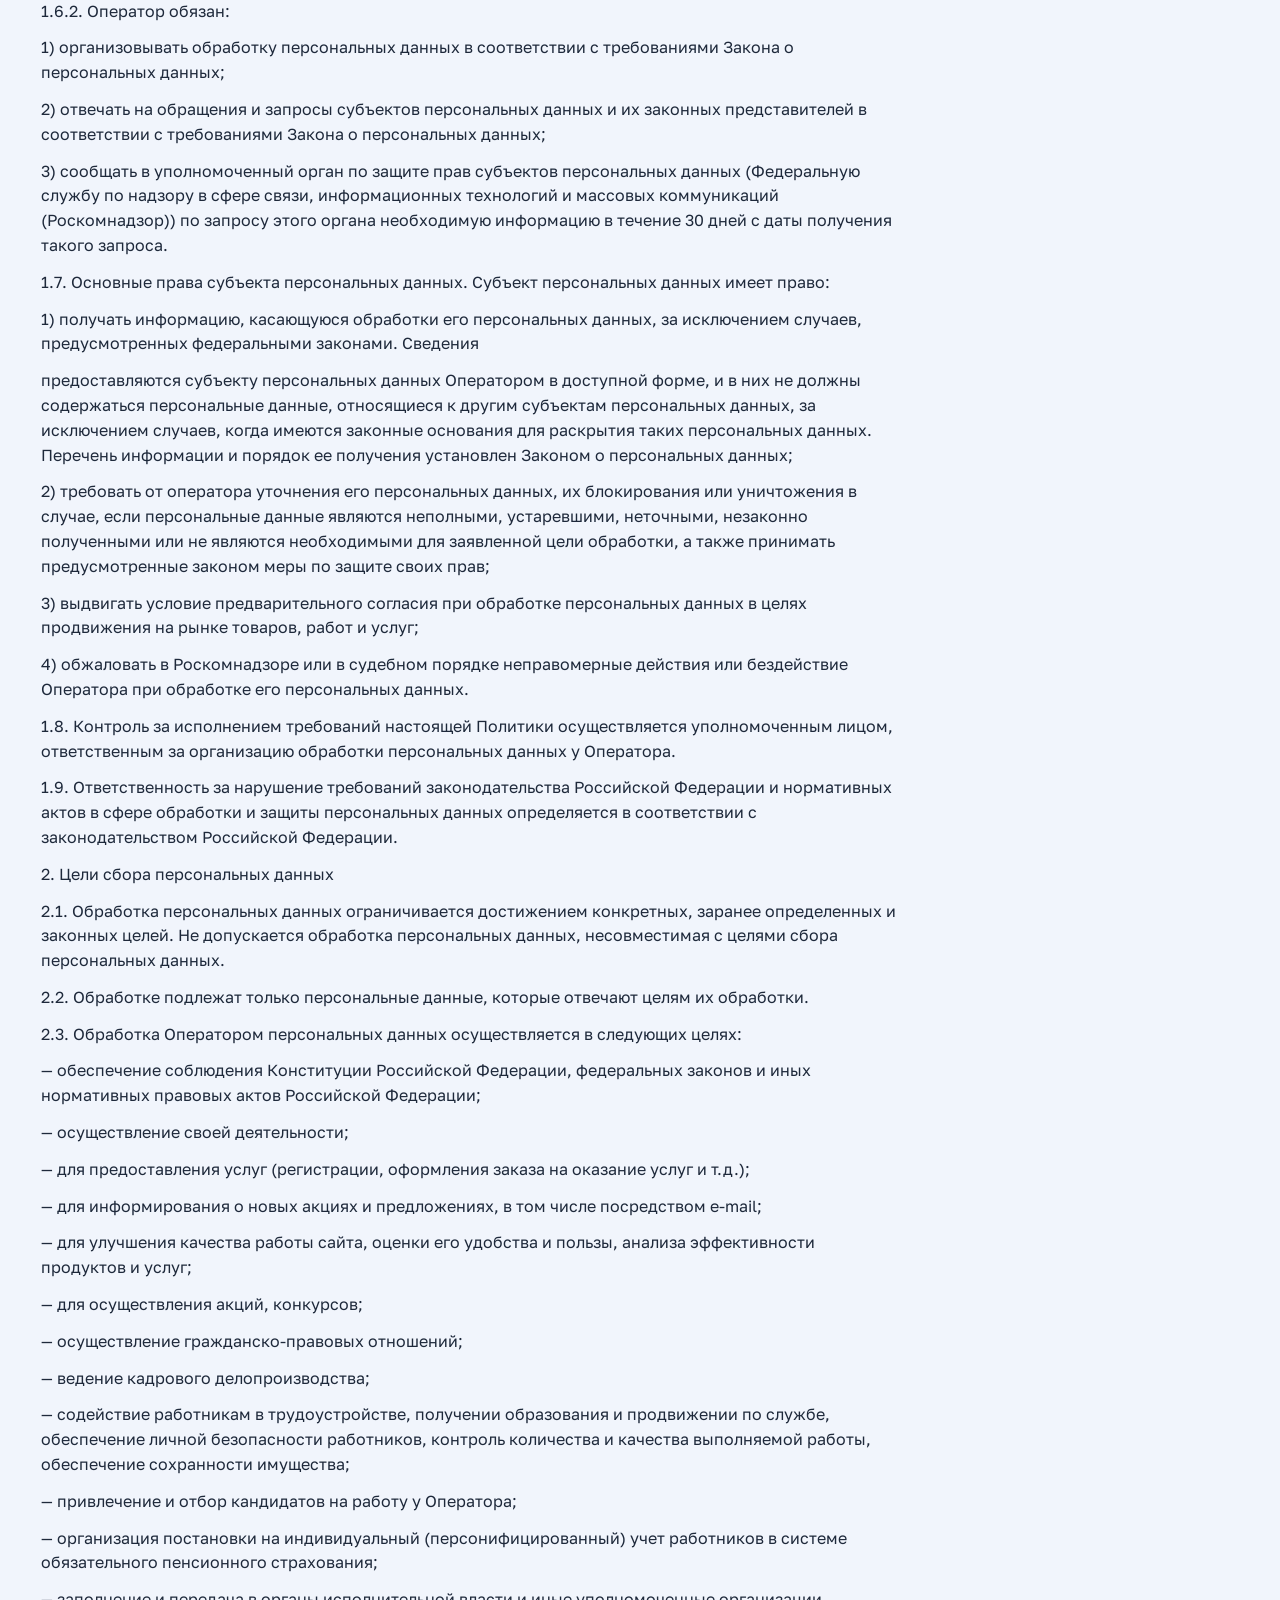
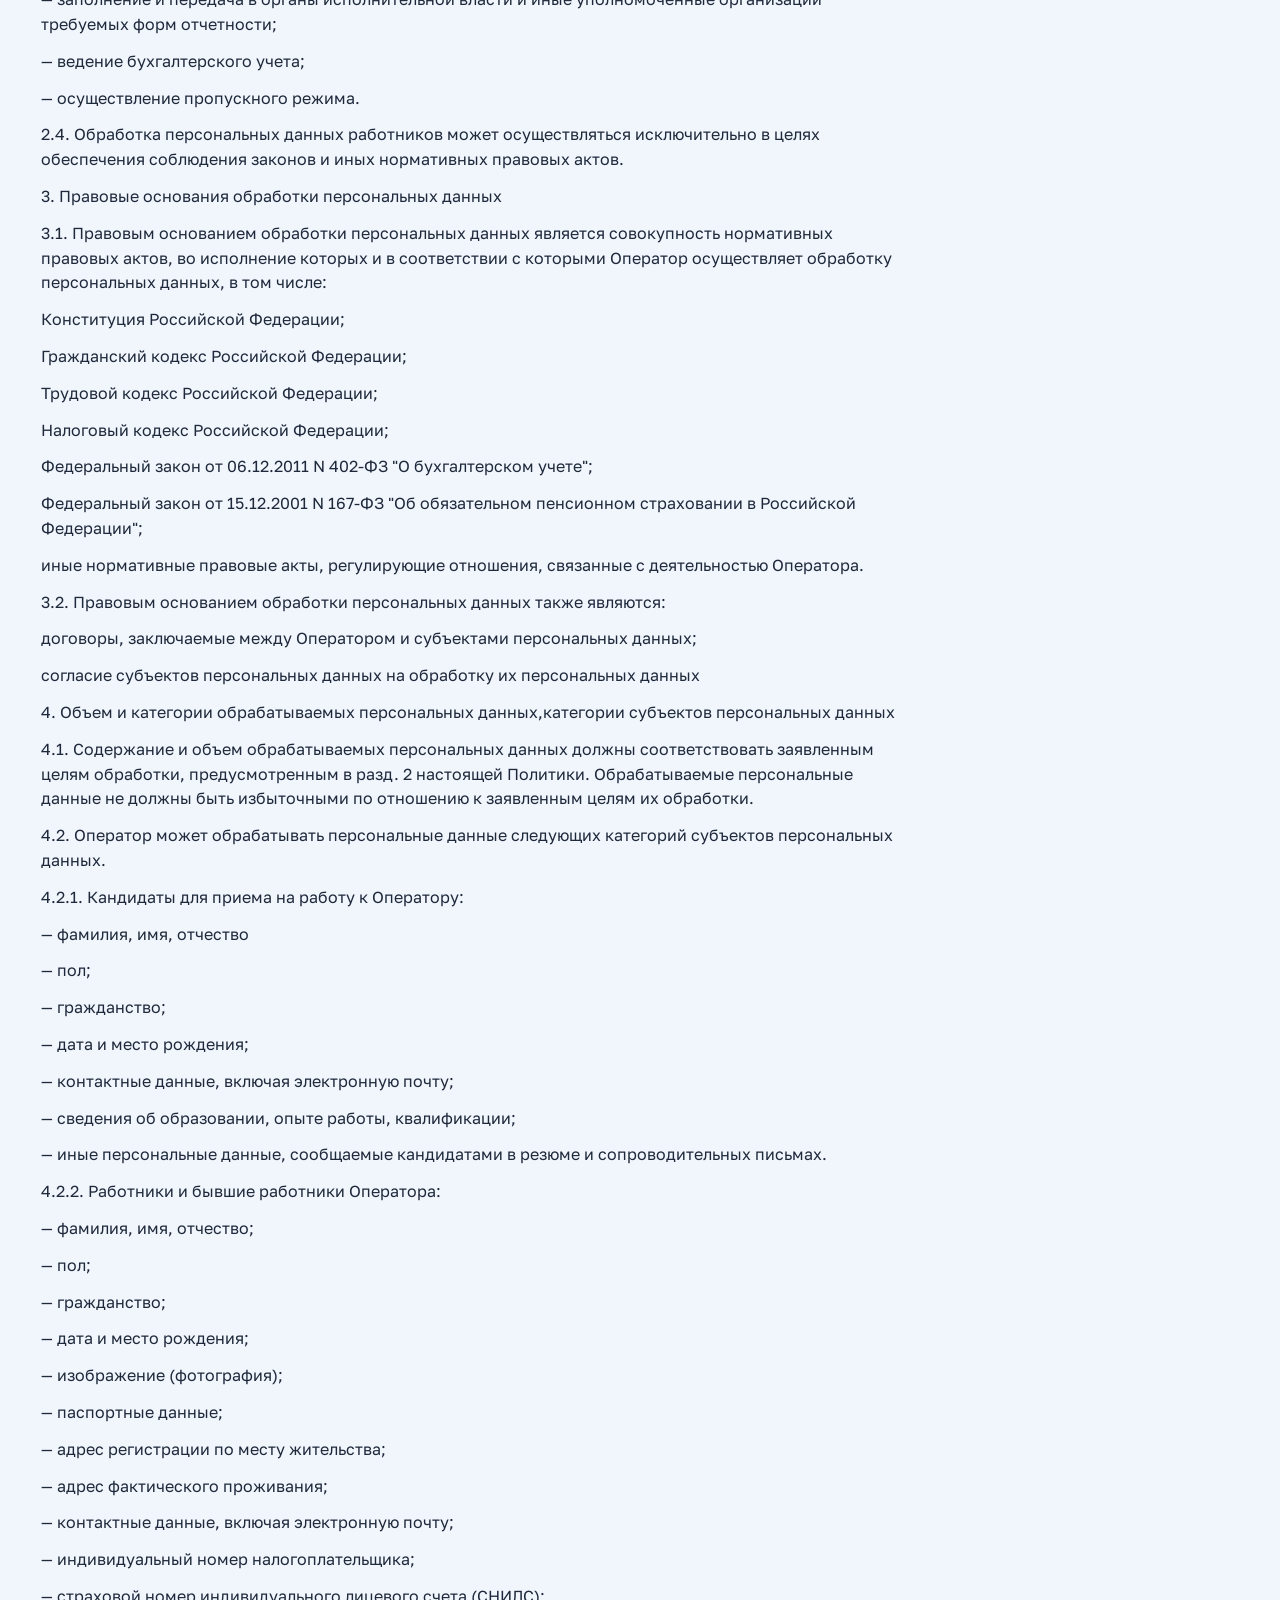
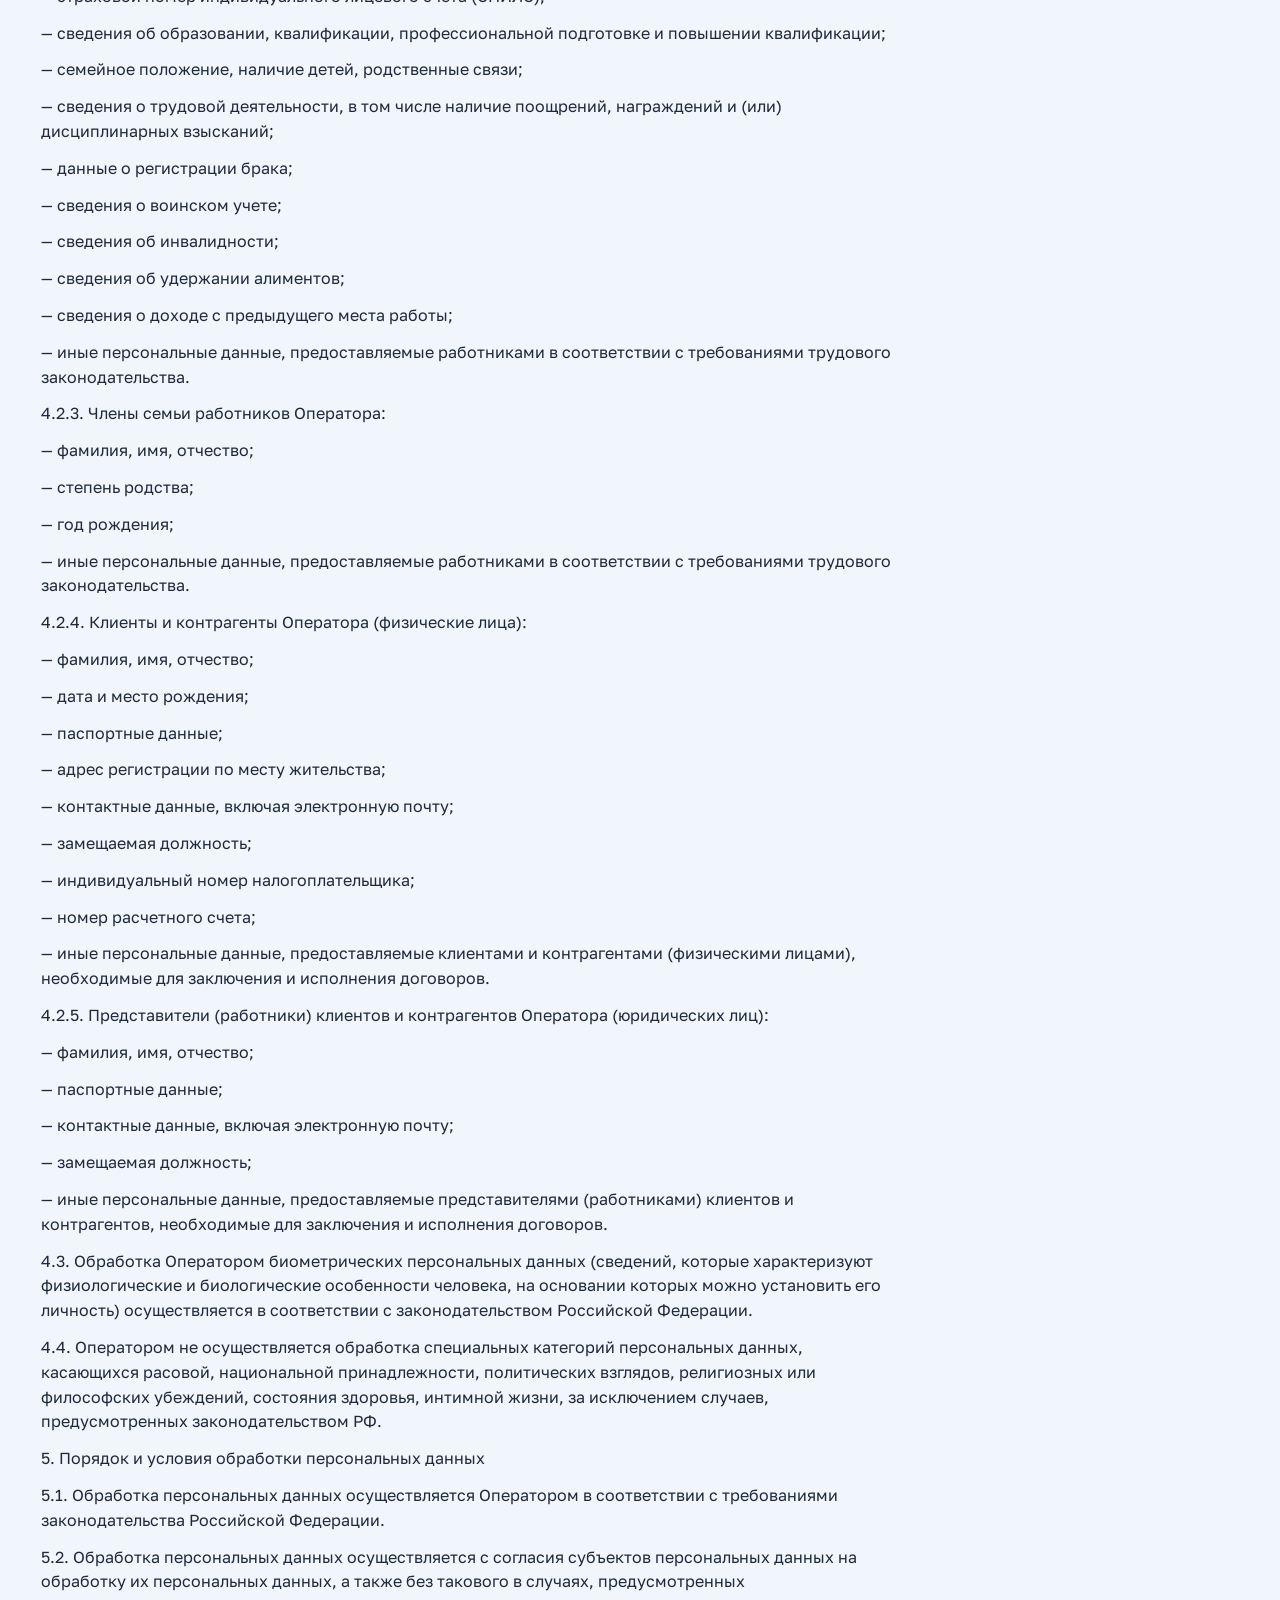
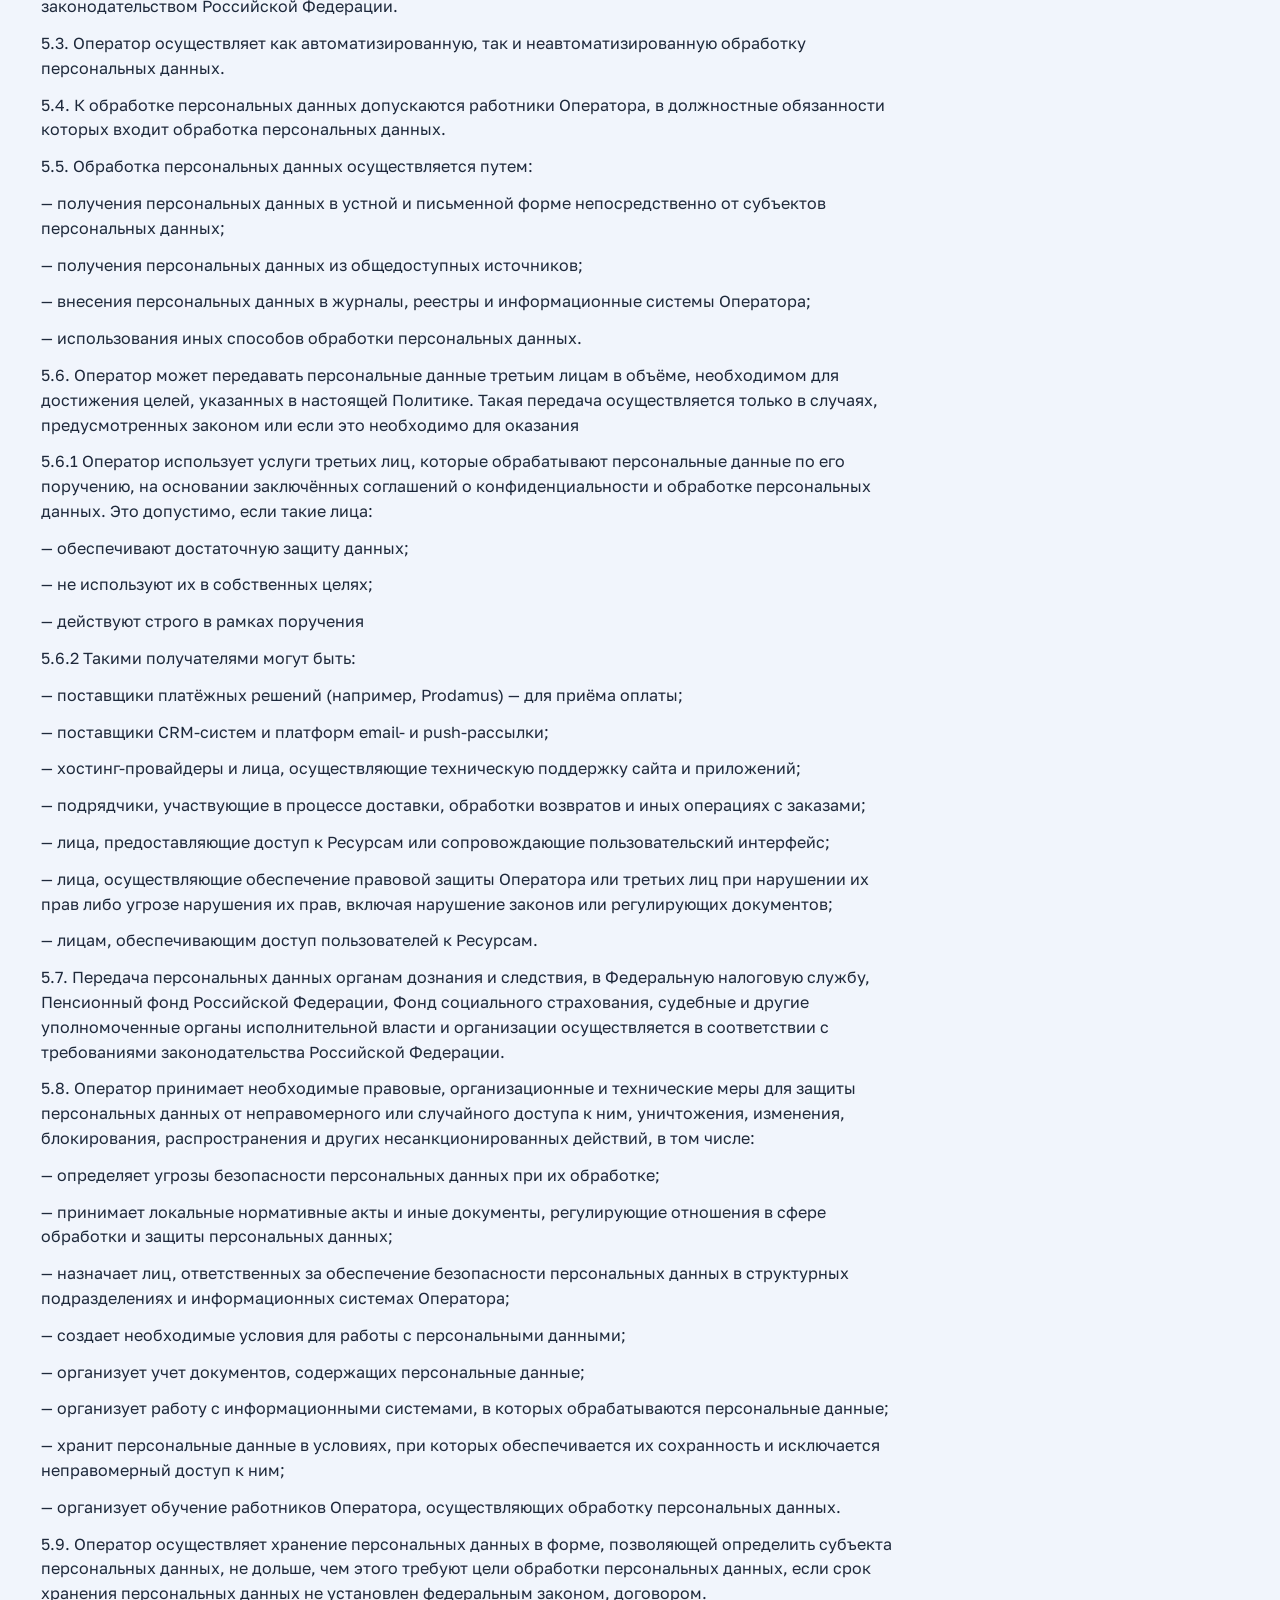
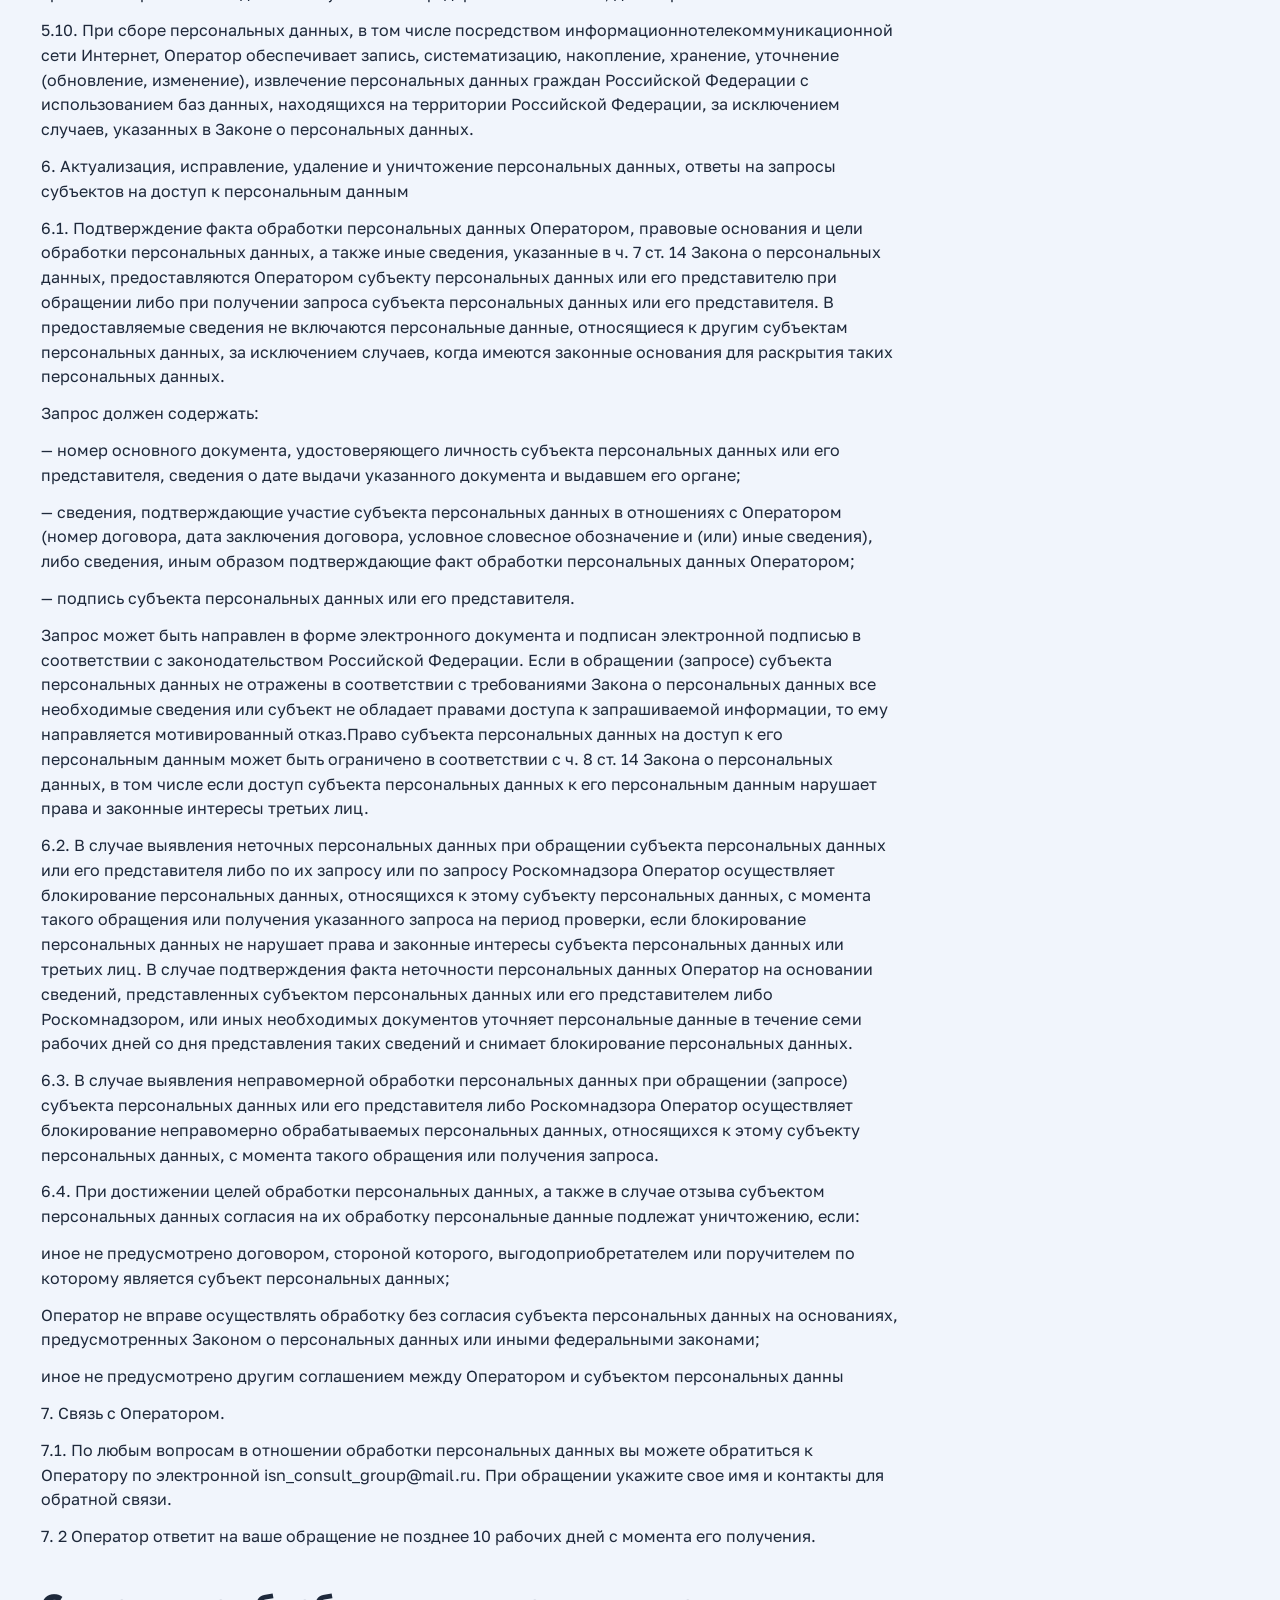
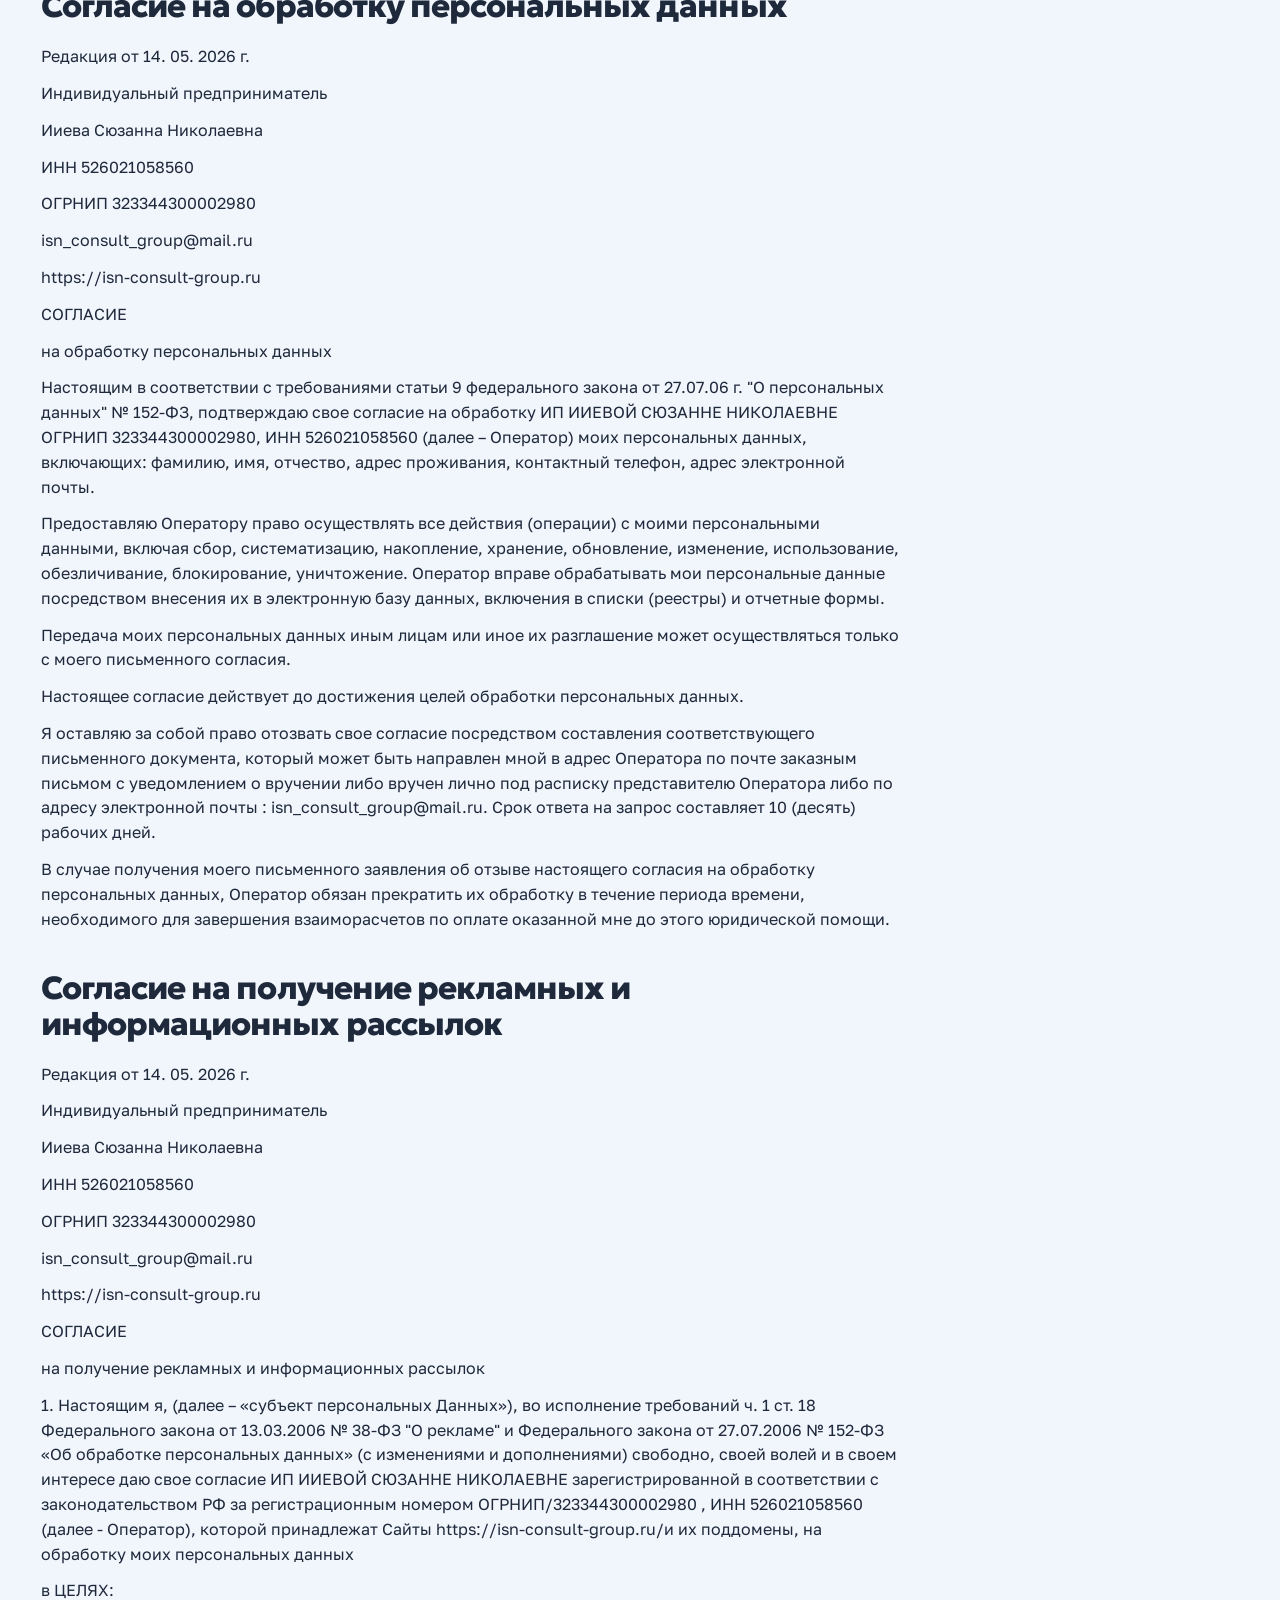
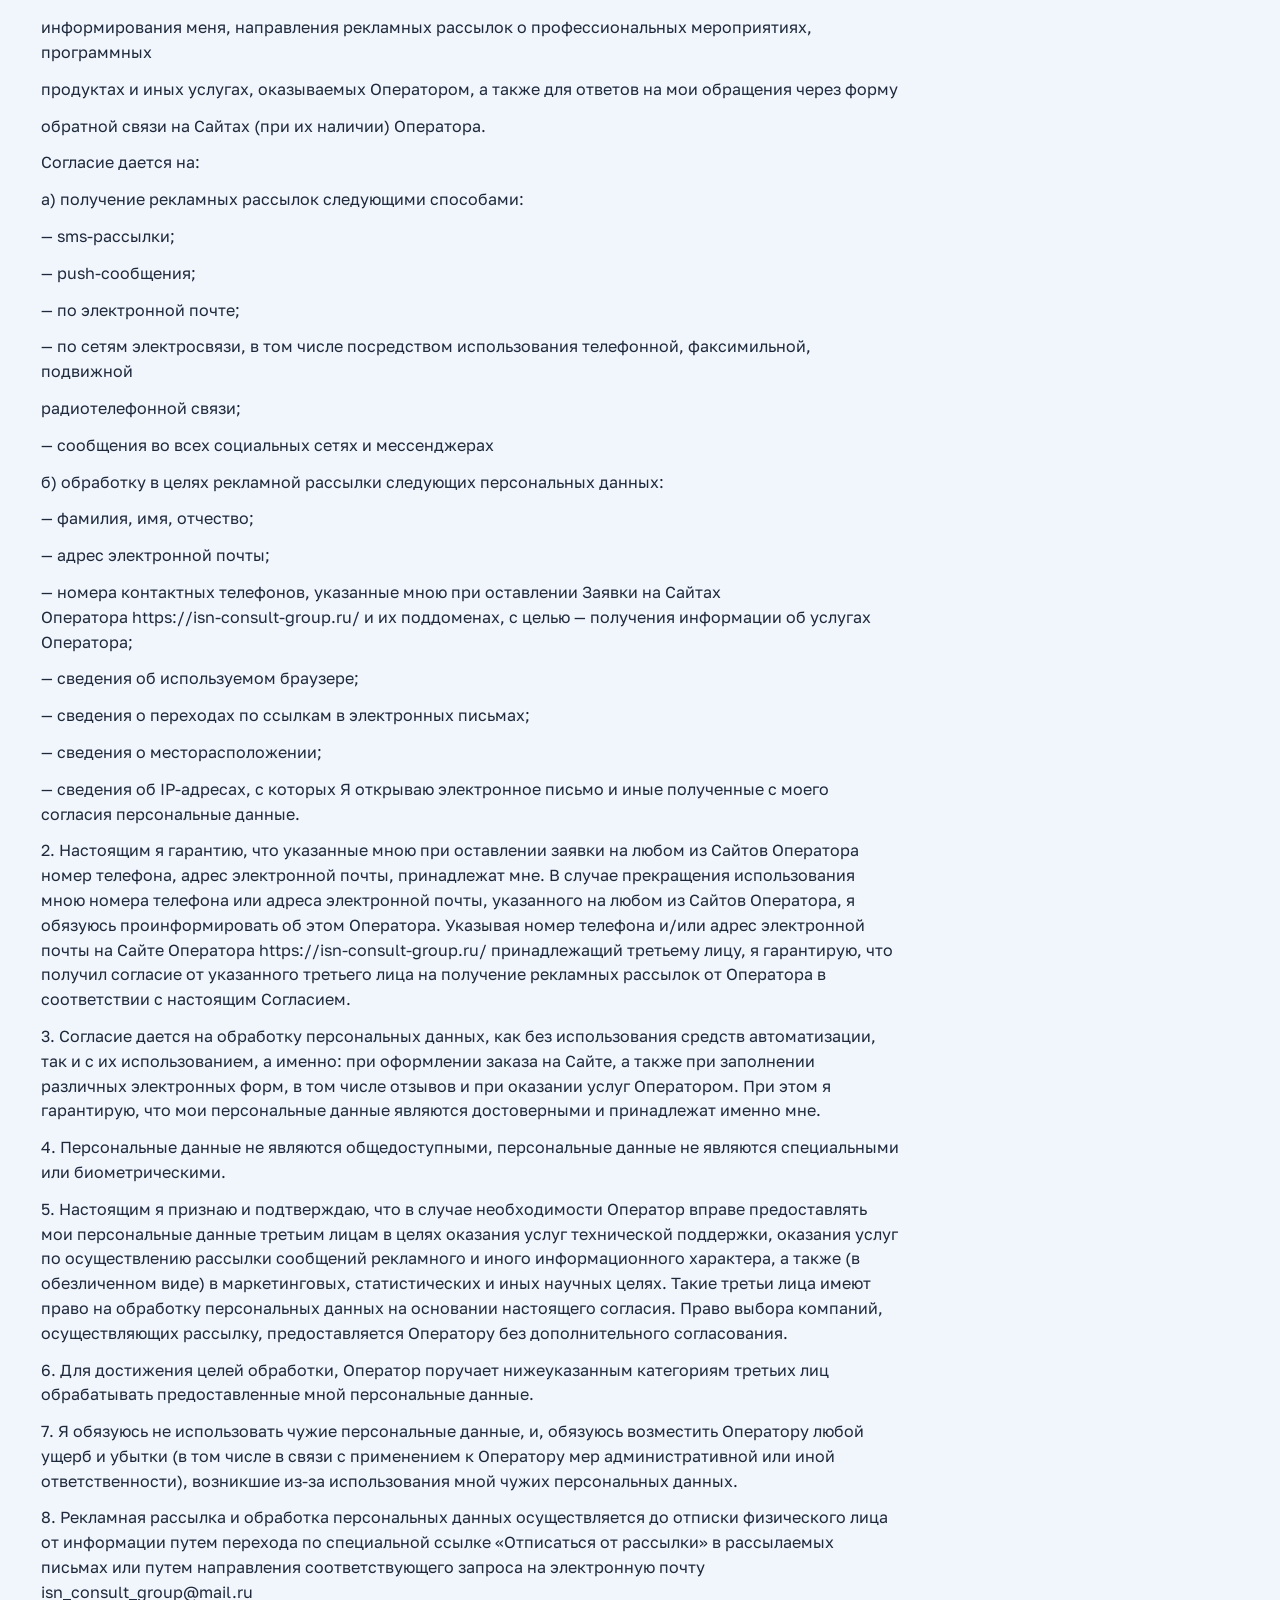
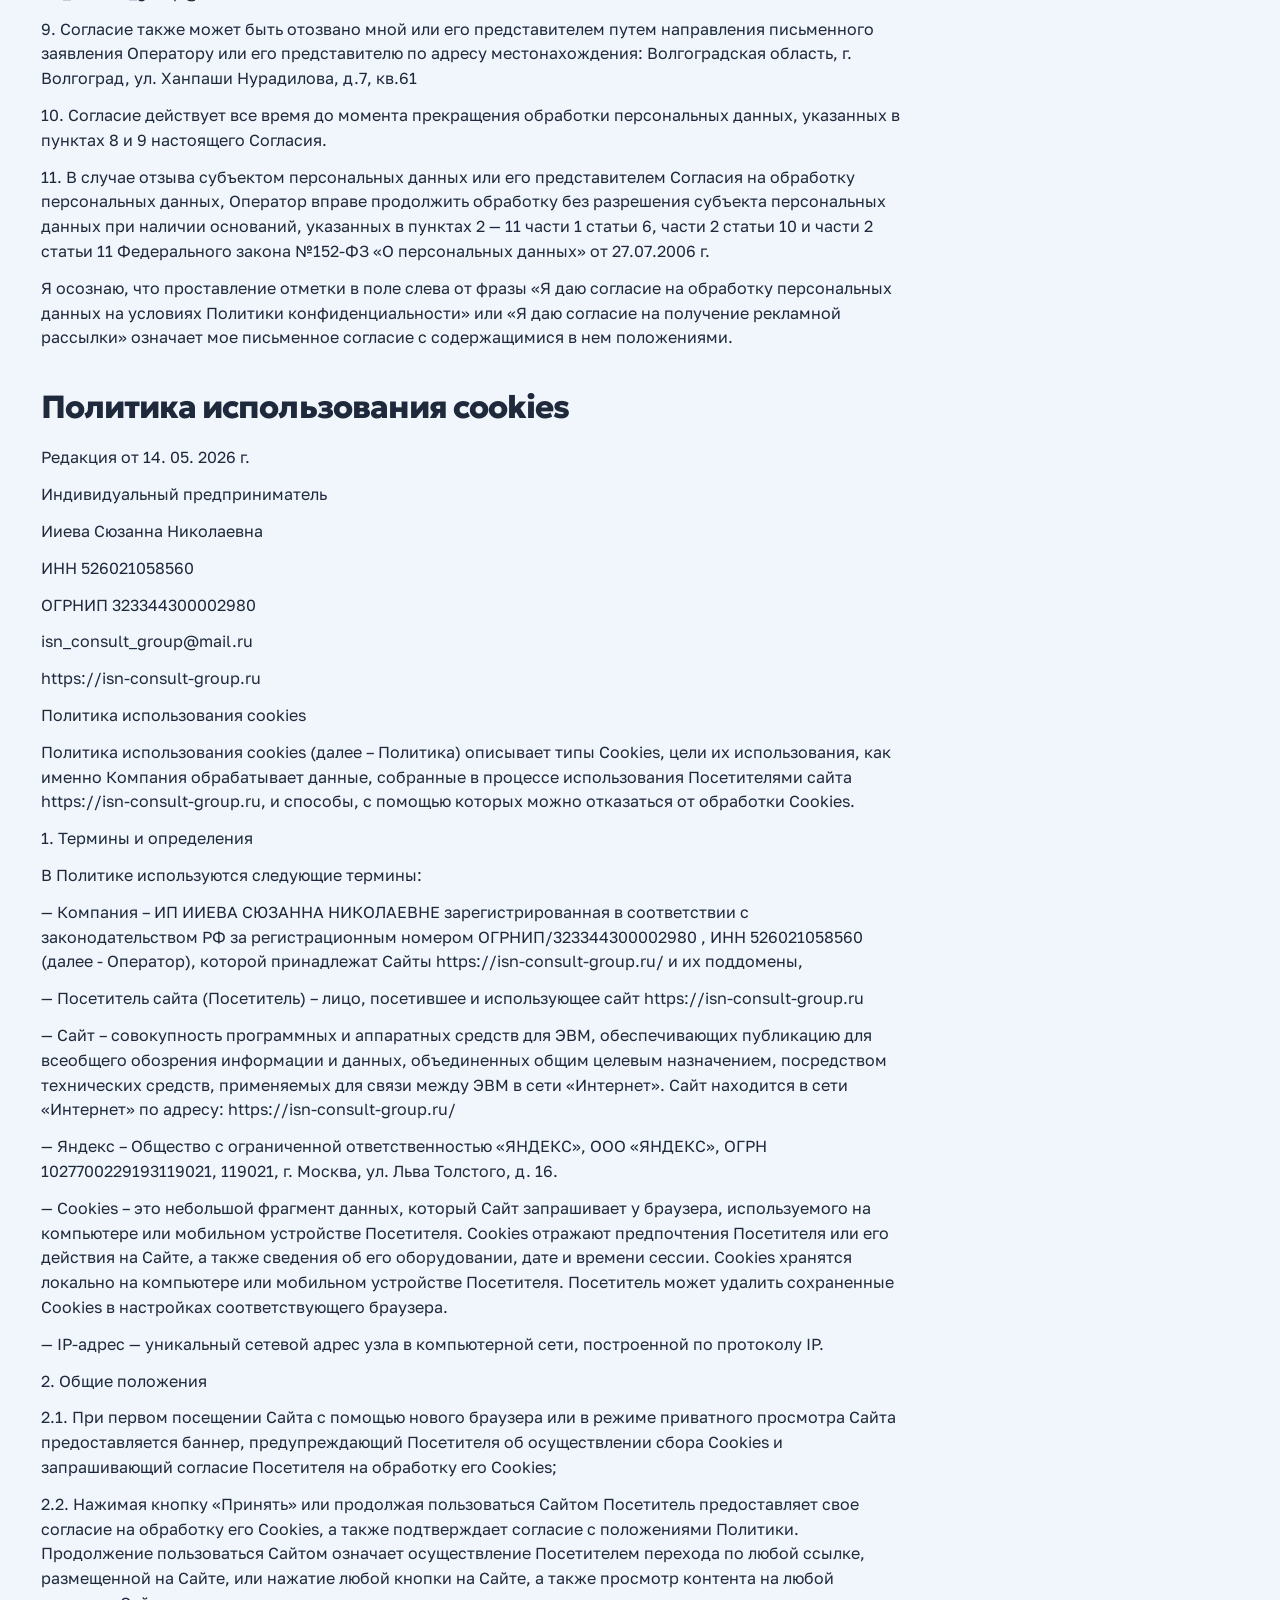
<file: privacy.html>
<!DOCTYPE html>
<html lang="ru">
<head>
<meta charset="UTF-8">
<meta name="viewport" content="width=device-width, initial-scale=1">
<title>Документы — Разблокировка 115-ФЗ</title>
<meta name="robots" content="noindex">
<link rel="icon" href="favicon.svg" type="image/svg+xml">
<link href="https://fonts.googleapis.com/css2?family=Geologica:wght@700;800&family=Golos+Text:wght@400;500;600&display=swap" rel="stylesheet">
<link rel="stylesheet" href="styles.css">
<style>body{background:#F1F5FC}.doc{max-width:860px;padding:140px 0 96px;display:grid;gap:40px}.doc h1{font:800 clamp(2rem,5vw,3.6rem)/1 var(--f-display);letter-spacing:-.035em}.legal{display:grid;gap:12px;scroll-margin-top:90px}.legal h2{font:800 clamp(1.4rem,3vw,2rem)/1.1 var(--f-display);letter-spacing:-.03em;margin-bottom:8px}.legal p{font-size:16px;color:var(--ink)}.toc{display:flex;gap:10px;flex-wrap:wrap}.toc a{padding:10px 14px;background:rgba(30,41,59,.08);text-decoration:none;font-weight:600;font-size:15px}</style>
</head>
<body>
<header class="header scrolled"><div class="header__inner">
<a class="wordmark" href="index.html">Разблокировка 115-ФЗ</a>
<a class="btn btn--sm" style="margin-left:auto" href="index.html">На главную</a>
</div></header>
<main class="wrap"><div class="doc">
<h1>Документы</h1>
<nav class="toc" aria-label="Документы"><a href="#policy">Политика в отношении обработки персональных данных</a><a href="#consent">Согласие на обработку персональных данных</a><a href="#messages">Согласие на получение рекламных и информационных рассылок</a><a href="#cookies">Политика использования cookies</a></nav>
<section class="legal" id="policy">
<h2>Политика в отношении обработки персональных данных</h2>
<p>ПОЛИТИКА В ОТНОШЕНИИ ОБРАБОТКИ ПЕРСОНАЛЬНЫХ ДАННЫХ</p>
<p>Редакция от 14. 05. 2026 г.</p>
<p>Индивидуальный предприниматель</p>
<p>Ииева Сюзанна Николаевна</p>
<p>ИНН 526021058560</p>
<p>ОГРНИП 323344300002980</p>
<p>isn_consult_group@mail.ru</p>
<p>https://isn-consult-group.ru</p>
<p>В Политике Оператор обращается к вам как к пользователям сайта https://isn-consult-group.ru/ (далее — «Сайт»).</p>
<p>1. Общие положения</p>
<p>1.1. Настоящая Политика Индивидуального предпринимателя Ииевой Сюзанны Николаевны в отношении обработки персональных данных (далее - Политика) разработана во исполнение требований п. 2 ч. 1 ст. 18.1 Федерального закона от 27.07.2006 N 152-ФЗ &quot;О персональных данных&quot; (далее - Закон о персональных данных) в целях обеспечения защиты прав и свобод человека и гражданина при обработке его персональных данных, в том числе защиты прав на неприкосновенность частной жизни, личную и семейную тайну.</p>
<p>1.2. Политика действует в отношении всех персональных данных, которые обрабатывает Индивидуальный предприниматель Ииева Сюзанна Николаевна (далее - Оператор, ИП Ииева С.Н.).</p>
<p>1.3. Политика распространяется на отношения в области обработки персональных данных, возникшие у Оператора как до, так и после утверждения настоящей Политики.</p>
<p>1.4. Во исполнение требований ч. 2 ст. 18.1 Закона о персональных данных настоящая Политика публикуется в свободном доступе в информационнотелекоммуникационной сети Интернет на сайте Оператора https://isn-consult-group.ru/</p>
<p>1.5. Основные понятия, используемые в Политике:</p>
<p>Персональные данные - любая информация, относящаяся к прямо или косвенно определенному или определяемому физическому лицу (субъекту персональных данных);</p>
<p>Оператор персональных данных (оператор) - государственный орган, муниципальный орган, юридическое или физическое лицо, самостоятельно или совместно с другими лицами организующие и (или) осуществляющие обработку персональных данных, а также определяющие цели обработки персональных данных, состав персональных данных, подлежащих обработке, действия (операции), совершаемые с персональными данными;</p>
<p>Обработка персональных данных - любое действие (операция) или совокупность действий (операций) с персональными данными, совершаемых с использованием средств автоматизации или без их использования</p>
<p>Обработка персональных данных включает в себя в том числе:</p>
<p>— сбор;</p>
<p>— запись;</p>
<p>— систематизацию;</p>
<p>— накопление;</p>
<p>— хранение;</p>
<p>— уточнение (обновление, изменение);</p>
<p>— извлечение;</p>
<p>— использование;</p>
<p>— передачу (распространение, предоставление, доступ);</p>
<p>— обезличивание;</p>
<p>— блокирование;</p>
<p>— удаление;</p>
<p>— уничтожение;</p>
<p>Автоматизированная обработка персональных данных - обработка персональных данных с помощью средств вычислительной техники;</p>
<p>Распространение персональных данных - действия, направленные на раскрытие персональных данных неопределенному кругу лиц;</p>
<p>Предоставление персональных данных - действия, направленные на раскрытие персональных данных определенному лицу или определенному кругу лиц;</p>
<p>Блокирование персональных данных - временное прекращение обработки персональных данных (за исключением случаев, если обработка необходима для уточнения персональных данных);</p>
<p>Уничтожение персональных данных - действия, в результате которых становится невозможным восстановить содержание персональных данных в информационной системе персональных данных и (или) в результате которых уничтожаются материальные носители персональных данных;</p>
<p>Обезличивание персональных данных - действия, в результате которых становится невозможным без использования дополнительной информации определить принадлежность персональных данных конкретному субъекту персональных данных;</p>
<p>Информационная система персональных данных - совокупность содержащихся в базах данных персональных данных и обеспечивающих их обработку информационных технологий и технических средств;</p>
<p>Трансграничная передача персональных данных - передача персональных данных на территорию иностранного государства органу власти иностранного государства, иностранному физическому лицу или иностранному юридическому лицу.</p>
<p>Cookies файлы – это небольшой фрагмент данных, который Сайт запрашивает у браузера, используемого на компьютере или мобильном устройстве Посетителя. Cookies отражают предпочтения Посетителя или его действия на Сайте, а также сведения об его оборудовании, дате и времени сессии. Сookies хранятся локально на компьютере или мобильном устройстве Посетителя. Посетитель может удалить сохраненные Сookies в настройках соответствующего браузера.</p>
<p>1.6. Основные права и обязанности Оператора.</p>
<p>1.6.1. Оператор имеет право:</p>
<p>1) самостоятельно определять состав и перечень мер, необходимых и достаточных для обеспечения выполнения обязанностей, предусмотренных Законом о персональных данных и принятыми в соответствии с ним нормативными правовыми актами, если иное не предусмотрено Законом о персональных данных или другими федеральными законами;</p>
<p>2) поручить обработку персональных данных другому лицу с согласия субъекта персональных данных, если иное не предусмотрено федеральным законом, на основании заключаемого с этим лицом договора. Лицо, осуществляющее обработку персональных данных по поручению Оператора, обязано соблюдать принципы и правила обработки персональных данных, предусмотренные Законом о персональных данных;</p>
<p>3) в случае отзыва субъектом персональных данных согласия на обработку персональных данных Оператор вправе продолжить обработку персональных данных без согласия субъекта персональных данных при наличии оснований, указанных в Законе о персональных данных.</p>
<p>1.6.2. Оператор обязан:</p>
<p>1) организовывать обработку персональных данных в соответствии с требованиями Закона о персональных данных;</p>
<p>2) отвечать на обращения и запросы субъектов персональных данных и их законных представителей в соответствии с требованиями Закона о персональных данных;</p>
<p>3) сообщать в уполномоченный орган по защите прав субъектов персональных данных (Федеральную службу по надзору в сфере связи, информационных технологий и массовых коммуникаций (Роскомнадзор)) по запросу этого органа необходимую информацию в течение 30 дней с даты получения такого запроса.</p>
<p>1.7. Основные права субъекта персональных данных. Субъект персональных данных имеет право:</p>
<p>1) получать информацию, касающуюся обработки его персональных данных, за исключением случаев, предусмотренных федеральными законами. Сведения</p>
<p>предоставляются субъекту персональных данных Оператором в доступной форме, и в них не должны содержаться персональные данные, относящиеся к другим субъектам персональных данных, за исключением случаев, когда имеются законные основания для раскрытия таких персональных данных. Перечень информации и порядок ее получения установлен Законом о персональных данных;</p>
<p>2) требовать от оператора уточнения его персональных данных, их блокирования или уничтожения в случае, если персональные данные являются неполными, устаревшими, неточными, незаконно полученными или не являются необходимыми для заявленной цели обработки, а также принимать предусмотренные законом меры по защите своих прав;</p>
<p>3) выдвигать условие предварительного согласия при обработке персональных данных в целях продвижения на рынке товаров, работ и услуг;</p>
<p>4) обжаловать в Роскомнадзоре или в судебном порядке неправомерные действия или бездействие Оператора при обработке его персональных данных.</p>
<p>1.8. Контроль за исполнением требований настоящей Политики осуществляется уполномоченным лицом, ответственным за организацию обработки персональных данных у Оператора.</p>
<p>1.9. Ответственность за нарушение требований законодательства Российской Федерации и нормативных актов в сфере обработки и защиты персональных данных определяется в соответствии с законодательством Российской Федерации.</p>
<p>2. Цели сбора персональных данных</p>
<p>2.1. Обработка персональных данных ограничивается достижением конкретных, заранее определенных и законных целей. Не допускается обработка персональных данных, несовместимая с целями сбора персональных данных.</p>
<p>2.2. Обработке подлежат только персональные данные, которые отвечают целям их обработки.</p>
<p>2.3. Обработка Оператором персональных данных осуществляется в следующих целях:</p>
<p>— обеспечение соблюдения Конституции Российской Федерации, федеральных законов и иных нормативных правовых актов Российской Федерации;</p>
<p>— осуществление своей деятельности;</p>
<p>— для предоставления услуг (регистрации, оформления заказа на оказание услуг и т.д.);</p>
<p>— для информирования о новых акциях и предложениях, в том числе посредством e-mail;</p>
<p>— для улучшения качества работы сайта, оценки его удобства и пользы, анализа эффективности продуктов и услуг;</p>
<p>— для осуществления акций, конкурсов;</p>
<p>— осуществление гражданско-правовых отношений;</p>
<p>— ведение кадрового делопроизводства;</p>
<p>— содействие работникам в трудоустройстве, получении образования и продвижении по службе, обеспечение личной безопасности работников, контроль количества и качества выполняемой работы, обеспечение сохранности имущества;</p>
<p>— привлечение и отбор кандидатов на работу у Оператора;</p>
<p>— организация постановки на индивидуальный (персонифицированный) учет работников в системе обязательного пенсионного страхования;</p>
<p>— заполнение и передача в органы исполнительной власти и иные уполномоченные организации требуемых форм отчетности;</p>
<p>— ведение бухгалтерского учета;</p>
<p>— осуществление пропускного режима.</p>
<p>2.4. Обработка персональных данных работников может осуществляться исключительно в целях обеспечения соблюдения законов и иных нормативных правовых актов.</p>
<p>3. Правовые основания обработки персональных данных</p>
<p>3.1. Правовым основанием обработки персональных данных является совокупность нормативных правовых актов, во исполнение которых и в соответствии с которыми Оператор осуществляет обработку персональных данных, в том числе:</p>
<p>Конституция Российской Федерации;</p>
<p>Гражданский кодекс Российской Федерации;</p>
<p>Трудовой кодекс Российской Федерации;</p>
<p>Налоговый кодекс Российской Федерации;</p>
<p>Федеральный закон от 06.12.2011 N 402-ФЗ &quot;О бухгалтерском учете&quot;;</p>
<p>Федеральный закон от 15.12.2001 N 167-ФЗ &quot;Об обязательном пенсионном страховании в Российской Федерации&quot;;</p>
<p>иные нормативные правовые акты, регулирующие отношения, связанные с деятельностью Оператора.</p>
<p>3.2. Правовым основанием обработки персональных данных также являются:</p>
<p>договоры, заключаемые между Оператором и субъектами персональных данных;</p>
<p>согласие субъектов персональных данных на обработку их персональных данных</p>
<p>4. Объем и категории обрабатываемых персональных данных,категории субъектов персональных данных</p>
<p>4.1. Содержание и объем обрабатываемых персональных данных должны соответствовать заявленным целям обработки, предусмотренным в разд. 2 настоящей Политики. Обрабатываемые персональные данные не должны быть избыточными по отношению к заявленным целям их обработки.</p>
<p>4.2. Оператор может обрабатывать персональные данные следующих категорий субъектов персональных данных.</p>
<p>4.2.1. Кандидаты для приема на работу к Оператору:</p>
<p>— фамилия, имя, отчество</p>
<p>— пол;</p>
<p>— гражданство;</p>
<p>— дата и место рождения;</p>
<p>— контактные данные, включая электронную почту;</p>
<p>— сведения об образовании, опыте работы, квалификации;</p>
<p>— иные персональные данные, сообщаемые кандидатами в резюме и сопроводительных письмах.</p>
<p>4.2.2. Работники и бывшие работники Оператора:</p>
<p>— фамилия, имя, отчество;</p>
<p>— пол;</p>
<p>— гражданство;</p>
<p>— дата и место рождения;</p>
<p>— изображение (фотография);</p>
<p>— паспортные данные;</p>
<p>— адрес регистрации по месту жительства;</p>
<p>— адрес фактического проживания;</p>
<p>— контактные данные, включая электронную почту;</p>
<p>— индивидуальный номер налогоплательщика;</p>
<p>— страховой номер индивидуального лицевого счета (СНИЛС);</p>
<p>— сведения об образовании, квалификации, профессиональной подготовке и повышении квалификации;</p>
<p>— семейное положение, наличие детей, родственные связи;</p>
<p>— сведения о трудовой деятельности, в том числе наличие поощрений, награждений и (или) дисциплинарных взысканий;</p>
<p>— данные о регистрации брака;</p>
<p>— сведения о воинском учете;</p>
<p>— сведения об инвалидности;</p>
<p>— сведения об удержании алиментов;</p>
<p>— сведения о доходе с предыдущего места работы;</p>
<p>— иные персональные данные, предоставляемые работниками в соответствии с требованиями трудового законодательства.</p>
<p>4.2.3. Члены семьи работников Оператора:</p>
<p>— фамилия, имя, отчество;</p>
<p>— степень родства;</p>
<p>— год рождения;</p>
<p>— иные персональные данные, предоставляемые работниками в соответствии с требованиями трудового законодательства.</p>
<p>4.2.4. Клиенты и контрагенты Оператора (физические лица):</p>
<p>— фамилия, имя, отчество;</p>
<p>— дата и место рождения;</p>
<p>— паспортные данные;</p>
<p>— адрес регистрации по месту жительства;</p>
<p>— контактные данные, включая электронную почту;</p>
<p>— замещаемая должность;</p>
<p>— индивидуальный номер налогоплательщика;</p>
<p>— номер расчетного счета;</p>
<p>— иные персональные данные, предоставляемые клиентами и контрагентами (физическими лицами), необходимые для заключения и исполнения договоров.</p>
<p>4.2.5. Представители (работники) клиентов и контрагентов Оператора (юридических лиц):</p>
<p>— фамилия, имя, отчество;</p>
<p>— паспортные данные;</p>
<p>— контактные данные, включая электронную почту;</p>
<p>— замещаемая должность;</p>
<p>— иные персональные данные, предоставляемые представителями (работниками) клиентов и контрагентов, необходимые для заключения и исполнения договоров.</p>
<p>4.3. Обработка Оператором биометрических персональных данных (сведений, которые характеризуют физиологические и биологические особенности человека, на основании которых можно установить его личность) осуществляется в соответствии с законодательством Российской Федерации.</p>
<p>4.4. Оператором не осуществляется обработка специальных категорий персональных данных, касающихся расовой, национальной принадлежности, политических взглядов, религиозных или философских убеждений, состояния здоровья, интимной жизни, за исключением случаев, предусмотренных законодательством РФ.</p>
<p>5. Порядок и условия обработки персональных данных</p>
<p>5.1. Обработка персональных данных осуществляется Оператором в соответствии с требованиями законодательства Российской Федерации.</p>
<p>5.2. Обработка персональных данных осуществляется с согласия субъектов персональных данных на обработку их персональных данных, а также без такового в случаях, предусмотренных законодательством Российской Федерации.</p>
<p>5.3. Оператор осуществляет как автоматизированную, так и неавтоматизированную обработку персональных данных.</p>
<p>5.4. К обработке персональных данных допускаются работники Оператора, в должностные обязанности которых входит обработка персональных данных.</p>
<p>5.5. Обработка персональных данных осуществляется путем:</p>
<p>— получения персональных данных в устной и письменной форме непосредственно от субъектов персональных данных;</p>
<p>— получения персональных данных из общедоступных источников;</p>
<p>— внесения персональных данных в журналы, реестры и информационные системы Оператора;</p>
<p>— использования иных способов обработки персональных данных.</p>
<p>5.6. Оператор может передавать персональные данные третьим лицам в объёме, необходимом для достижения целей, указанных в настоящей Политике. Такая передача осуществляется только в случаях, предусмотренных законом или если это необходимо для оказания</p>
<p>5.6.1 Оператор использует услуги третьих лиц, которые обрабатывают персональные данные по его поручению, на основании заключённых соглашений о конфиденциальности и обработке персональных данных. Это допустимо, если такие лица:</p>
<p>— обеспечивают достаточную защиту данных;</p>
<p>— не используют их в собственных целях;</p>
<p>— действуют строго в рамках поручения</p>
<p>5.6.2 Такими получателями могут быть:</p>
<p>— поставщики платёжных решений (например, Prodamus) — для приёма оплаты;</p>
<p>— поставщики CRM-систем и платформ email- и push-рассылки;</p>
<p>— хостинг-провайдеры и лица, осуществляющие техническую поддержку сайта и приложений;</p>
<p>— подрядчики, участвующие в процессе доставки, обработки возвратов и иных операциях с заказами;</p>
<p>— лица, предоставляющие доступ к Ресурсам или сопровождающие пользовательский интерфейс;</p>
<p>— лица, осуществляющие обеспечение правовой защиты Оператора или третьих лиц при нарушении их прав либо угрозе нарушения их прав, включая нарушение законов или регулирующих документов;</p>
<p>— лицам, обеспечивающим доступ пользователей к Ресурсам.</p>
<p>5.7. Передача персональных данных органам дознания и следствия, в Федеральную налоговую службу, Пенсионный фонд Российской Федерации, Фонд социального страхования, судебные и другие уполномоченные органы исполнительной власти и организации осуществляется в соответствии с требованиями законодательства Российской Федерации.</p>
<p>5.8. Оператор принимает необходимые правовые, организационные и технические меры для защиты персональных данных от неправомерного или случайного доступа к ним, уничтожения, изменения, блокирования, распространения и других несанкционированных действий, в том числе:</p>
<p>— определяет угрозы безопасности персональных данных при их обработке;</p>
<p>— принимает локальные нормативные акты и иные документы, регулирующие отношения в сфере обработки и защиты персональных данных;</p>
<p>— назначает лиц, ответственных за обеспечение безопасности персональных данных в структурных подразделениях и информационных системах Оператора;</p>
<p>— создает необходимые условия для работы с персональными данными;</p>
<p>— организует учет документов, содержащих персональные данные;</p>
<p>— организует работу с информационными системами, в которых обрабатываются персональные данные;</p>
<p>— хранит персональные данные в условиях, при которых обеспечивается их сохранность и исключается неправомерный доступ к ним;</p>
<p>— организует обучение работников Оператора, осуществляющих обработку персональных данных.</p>
<p>5.9. Оператор осуществляет хранение персональных данных в форме, позволяющей определить субъекта персональных данных, не дольше, чем этого требуют цели обработки персональных данных, если срок хранения персональных данных не установлен федеральным законом, договором.</p>
<p>5.10. При сборе персональных данных, в том числе посредством информационнотелекоммуникационной сети Интернет, Оператор обеспечивает запись, систематизацию, накопление, хранение, уточнение (обновление, изменение), извлечение персональных данных граждан Российской Федерации с использованием баз данных, находящихся на территории Российской Федерации, за исключением случаев, указанных в Законе о персональных данных.</p>
<p>6. Актуализация, исправление, удаление и уничтожение персональных данных, ответы на запросы субъектов на доступ к персональным данным</p>
<p>6.1. Подтверждение факта обработки персональных данных Оператором, правовые основания и цели обработки персональных данных, а также иные сведения, указанные в ч. 7 ст. 14 Закона о персональных данных, предоставляются Оператором субъекту персональных данных или его представителю при обращении либо при получении запроса субъекта персональных данных или его представителя. В предоставляемые сведения не включаются персональные данные, относящиеся к другим субъектам персональных данных, за исключением случаев, когда имеются законные основания для раскрытия таких персональных данных.</p>
<p>Запрос должен содержать:</p>
<p>— номер основного документа, удостоверяющего личность субъекта персональных данных или его представителя, сведения о дате выдачи указанного документа и выдавшем его органе;</p>
<p>— сведения, подтверждающие участие субъекта персональных данных в отношениях с Оператором (номер договора, дата заключения договора, условное словесное обозначение и (или) иные сведения), либо сведения, иным образом подтверждающие факт обработки персональных данных Оператором;</p>
<p>— подпись субъекта персональных данных или его представителя.</p>
<p>Запрос может быть направлен в форме электронного документа и подписан электронной подписью в соответствии с законодательством Российской Федерации. Если в обращении (запросе) субъекта персональных данных не отражены в соответствии с требованиями Закона о персональных данных все необходимые сведения или субъект не обладает правами доступа к запрашиваемой информации, то ему направляется мотивированный отказ.Право субъекта персональных данных на доступ к его персональным данным может быть ограничено в соответствии с ч. 8 ст. 14 Закона о персональных данных, в том числе если доступ субъекта персональных данных к его персональным данным нарушает права и законные интересы третьих лиц.</p>
<p>6.2. В случае выявления неточных персональных данных при обращении субъекта персональных данных или его представителя либо по их запросу или по запросу Роскомнадзора Оператор осуществляет блокирование персональных данных, относящихся к этому субъекту персональных данных, с момента такого обращения или получения указанного запроса на период проверки, если блокирование персональных данных не нарушает права и законные интересы субъекта персональных данных или третьих лиц. В случае подтверждения факта неточности персональных данных Оператор на основании сведений, представленных субъектом персональных данных или его представителем либо Роскомнадзором, или иных необходимых документов уточняет персональные данные в течение семи рабочих дней со дня представления таких сведений и снимает блокирование персональных данных.</p>
<p>6.3. В случае выявления неправомерной обработки персональных данных при обращении (запросе) субъекта персональных данных или его представителя либо Роскомнадзора Оператор осуществляет блокирование неправомерно обрабатываемых персональных данных, относящихся к этому субъекту персональных данных, с момента такого обращения или получения запроса.</p>
<p>6.4. При достижении целей обработки персональных данных, а также в случае отзыва субъектом персональных данных согласия на их обработку персональные данные подлежат уничтожению, если:</p>
<p>иное не предусмотрено договором, стороной которого, выгодоприобретателем или поручителем по которому является субъект персональных данных;</p>
<p>Оператор не вправе осуществлять обработку без согласия субъекта персональных данных на основаниях, предусмотренных Законом о персональных данных или иными федеральными законами;</p>
<p>иное не предусмотрено другим соглашением между Оператором и субъектом персональных данны</p>
<p>7. Связь с Оператором.</p>
<p>7.1. По любым вопросам в отношении обработки персональных данных вы можете обратиться к Оператору по электронной isn_consult_group@mail.ru. При обращении укажите свое имя и контакты для обратной связи.</p>
<p>7. 2 Оператор ответит на ваше обращение не позднее 10 рабочих дней с момента его получения.</p>
</section>
<section class="legal" id="consent">
<h2>Согласие на обработку персональных данных</h2>
<p>Редакция от 14. 05. 2026 г.</p>
<p>Индивидуальный предприниматель</p>
<p>Ииева Сюзанна Николаевна</p>
<p>ИНН 526021058560</p>
<p>ОГРНИП 323344300002980</p>
<p>isn_consult_group@mail.ru</p>
<p>https://isn-consult-group.ru</p>
<p>СОГЛАСИЕ</p>
<p>на обработку персональных данных</p>
<p>Настоящим в соответствии с требованиями статьи 9 федерального закона от 27.07.06 г. &quot;О персональных данных&quot; № 152-ФЗ, подтверждаю свое согласие на обработку ИП ИИЕВОЙ СЮЗАННЕ НИКОЛАЕВНЕ ОГРНИП 323344300002980, ИНН 526021058560 (далее – Оператор) моих персональных данных, включающих: фамилию, имя, отчество, адрес проживания, контактный телефон, адрес электронной почты.</p>
<p>Предоставляю Оператору право осуществлять все действия (операции) с моими персональными данными, включая сбор, систематизацию, накопление, хранение, обновление, изменение, использование, обезличивание, блокирование, уничтожение. Оператор вправе обрабатывать мои персональные данные посредством внесения их в электронную базу данных, включения в списки (реестры) и отчетные формы.</p>
<p>Передача моих персональных данных иным лицам или иное их разглашение может осуществляться только с моего письменного согласия.</p>
<p>Настоящее согласие действует до достижения целей обработки персональных данных.</p>
<p>Я оставляю за собой право отозвать свое согласие посредством составления соответствующего письменного документа, который может быть направлен мной в адрес Оператора по почте заказным письмом с уведомлением о вручении либо вручен лично под расписку представителю Оператора либо по адресу электронной почты : isn_consult_group@mail.ru. Срок ответа на запрос составляет 10 (десять) рабочих дней.</p>
<p>В случае получения моего письменного заявления об отзыве настоящего согласия на обработку персональных данных, Оператор обязан прекратить их обработку в течение периода времени, необходимого для завершения взаиморасчетов по оплате оказанной мне до этого юридической помощи.</p>
</section>
<section class="legal" id="messages">
<h2>Согласие на получение рекламных и информационных рассылок</h2>
<p>Редакция от 14. 05. 2026 г.</p>
<p>Индивидуальный предприниматель</p>
<p>Ииева Сюзанна Николаевна</p>
<p>ИНН 526021058560</p>
<p>ОГРНИП 323344300002980</p>
<p>isn_consult_group@mail.ru</p>
<p>https://isn-consult-group.ru</p>
<p>СОГЛАСИЕ</p>
<p>на получение рекламных и информационных рассылок</p>
<p>1. Настоящим я, (далее – «субъект персональных Данных»), во исполнение требований ч. 1 ст. 18 Федерального закона от 13.03.2006 № 38-ФЗ &quot;О рекламе&quot; и Федерального закона от 27.07.2006 № 152-ФЗ «Об обработке персональных данных» (с изменениями и дополнениями) свободно, своей волей и в своем интересе даю свое согласие ИП ИИЕВОЙ СЮЗАННЕ НИКОЛАЕВНЕ зарегистрированной в соответствии с законодательством РФ за регистрационным номером ОГРНИП/323344300002980 , ИНН 526021058560 (далее - Оператор), которой принадлежат Сайты https://isn-consult-group.ru/и их поддомены, на обработку моих персональных данных</p>
<p>в ЦЕЛЯХ:</p>
<p>информирования меня, направления рекламных рассылок о профессиональных мероприятиях, программных</p>
<p>продуктах и иных услугах, оказываемых Оператором, а также для ответов на мои обращения через форму</p>
<p>обратной связи на Сайтах (при их наличии) Оператора.</p>
<p>Согласие дается на:</p>
<p>a) получение рекламных рассылок следующими способами:</p>
<p>— sms-рассылки;</p>
<p>— push-сообщения;</p>
<p>— по электронной почте;</p>
<p>— по сетям электросвязи, в том числе посредством использования телефонной, факсимильной, подвижной</p>
<p>радиотелефонной связи;</p>
<p>— сообщения во всех социальных сетях и мессенджерах</p>
<p>б) обработку в целях рекламной рассылки следующих персональных данных:</p>
<p>— фамилия, имя, отчество;</p>
<p>— адрес электронной почты;</p>
<p>— номера контактных телефонов, указанные мною при оставлении Заявки на Сайтах Оператора https://isn-consult-group.ru/ и их поддоменах, с целью — получения информации об услугах Оператора;</p>
<p>— сведения об используемом браузере;</p>
<p>— сведения о переходах по ссылкам в электронных письмах;</p>
<p>— сведения о месторасположении;</p>
<p>— сведения об IP-адресах, с которых Я открываю электронное письмо и иные полученные с моего согласия персональные данные.</p>
<p>2. Настоящим я гарантию, что указанные мною при оставлении заявки на любом из Сайтов Оператора номер телефона, адрес электронной почты, принадлежат мне. В случае прекращения использования мною номера телефона или адреса электронной почты, указанного на любом из Сайтов Оператора, я обязуюсь проинформировать об этом Оператора. Указывая номер телефона и/или адрес электронной почты на Сайте Оператора https://isn-consult-group.ru/ принадлежащий третьему лицу, я гарантирую, что получил согласие от указанного третьего лица на получение рекламных рассылок от Оператора в соответствии с настоящим Согласием.</p>
<p>3. Согласие дается на обработку персональных данных, как без использования средств автоматизации, так и с их использованием, а именно: при оформлении заказа на Сайте, а также при заполнении различных электронных форм, в том числе отзывов и при оказании услуг Оператором. При этом я гарантирую, что мои персональные данные являются достоверными и принадлежат именно мне.</p>
<p>4. Персональные данные не являются общедоступными, персональные данные не являются специальными или биометрическими.</p>
<p>5. Настоящим я признаю и подтверждаю, что в случае необходимости Оператор вправе предоставлять мои персональные данные третьим лицам в целях оказания услуг технической поддержки, оказания услуг по осуществлению рассылки сообщений рекламного и иного информационного характера, а также (в обезличенном виде) в маркетинговых, статистических и иных научных целях. Такие третьи лица имеют право на обработку персональных данных на основании настоящего согласия. Право выбора компаний, осуществляющих рассылку, предоставляется Оператору без дополнительного согласования.</p>
<p>6. Для достижения целей обработки, Оператор поручает нижеуказанным категориям третьих лиц обрабатывать предоставленные мной персональные данные.</p>
<p>7. Я обязуюсь не использовать чужие персональные данные, и, обязуюсь возместить Оператору любой ущерб и убытки (в том числе в связи с применением к Оператору мер административной или иной ответственности), возникшие из-за использования мной чужих персональных данных.</p>
<p>8. Рекламная рассылка и обработка персональных данных осуществляется до отписки физического лица от информации путем перехода по специальной ссылке «Отписаться от рассылки» в рассылаемых письмах или путем направления соответствующего запроса на электронную почту isn_consult_group@mail.ru</p>
<p>9. Согласие также может быть отозвано мной или его представителем путем направления письменного заявления Оператору или его представителю по адресу местонахождения: Волгоградская область, г. Волгоград, ул. Ханпаши Нурадилова, д.7, кв.61</p>
<p>10. Согласие действует все время до момента прекращения обработки персональных данных, указанных в пунктах 8 и 9 настоящего Согласия.</p>
<p>11. В случае отзыва субъектом персональных данных или его представителем Согласия на обработку персональных данных, Оператор вправе продолжить обработку без разрешения субъекта персональных данных при наличии оснований, указанных в пунктах 2 — 11 части 1 статьи 6, части 2 статьи 10 и части 2 статьи 11 Федерального закона №152-ФЗ «О персональных данных» от 27.07.2006 г.</p>
<p>Я осознаю, что проставление отметки в поле слева от фразы «Я даю согласие на обработку персональных данных на условиях Политики конфиденциальности» или «Я даю согласие на получение рекламной рассылки» означает мое письменное согласие с содержащимися в нем положениями.</p>
</section>
<section class="legal" id="cookies">
<h2>Политика использования cookies</h2>
<p>Редакция от 14. 05. 2026 г.</p>
<p>Индивидуальный предприниматель</p>
<p>Ииева Сюзанна Николаевна</p>
<p>ИНН 526021058560</p>
<p>ОГРНИП 323344300002980</p>
<p>isn_consult_group@mail.ru</p>
<p>https://isn-consult-group.ru</p>
<p>Политика использования cookies</p>
<p>Политика использования cookies (далее – Политика) описывает типы Cookies, цели их использования, как именно Компания обрабатывает данные, собранные в процессе использования Посетителями сайта https://isn-consult-group.ru, и способы, с помощью которых можно отказаться от обработки Cookies.</p>
<p>1. Термины и определения</p>
<p>В Политике используются следующие термины:</p>
<p>— Компания – ИП ИИЕВА СЮЗАННА НИКОЛАЕВНЕ зарегистрированная в соответствии с законодательством РФ за регистрационным номером ОГРНИП/323344300002980 , ИНН 526021058560 (далее - Оператор), которой принадлежат Сайты https://isn-consult-group.ru/ и их поддомены,</p>
<p>— Посетитель сайта (Посетитель) – лицо, посетившее и использующее cайт https://isn-consult-group.ru</p>
<p>— Сайт – совокупность программных и аппаратных средств для ЭВМ, обеспечивающих публикацию для всеобщего обозрения информации и данных, объединенных общим целевым назначением, посредством технических средств, применяемых для связи между ЭВМ в сети «Интернет». Сайт находится в сети «Интернет» по адресу: https://isn-consult-group.ru/</p>
<p>— Яндекс – Общество с ограниченной ответственностью «ЯНДЕКС», ООО «ЯНДЕКС», ОГРН 1027700229193119021, 119021, г. Москва, ул. Льва Толстого, д. 16.</p>
<p>— Cookies – это небольшой фрагмент данных, который Сайт запрашивает у браузера, используемого на компьютере или мобильном устройстве Посетителя. Cookies отражают предпочтения Посетителя или его действия на Сайте, а также сведения об его оборудовании, дате и времени сессии. Сookies хранятся локально на компьютере или мобильном устройстве Посетителя. Посетитель может удалить сохраненные Сookies в настройках соответствующего браузера.</p>
<p>— IP-адрес — уникальный сетевой адрес узла в компьютерной сети, построенной по протоколу IP.</p>
<p>2. Общие положения</p>
<p>2.1. При первом посещении Сайта с помощью нового браузера или в режиме приватного просмотра Сайта предоставляется баннер, предупреждающий Посетителя об осуществлении сбора Сookies и запрашивающий согласие Посетителя на обработку его Сookies;</p>
<p>2.2. Нажимая кнопку «Принять» или продолжая пользоваться Сайтом Посетитель предоставляет свое согласие на обработку его Сookies, а также подтверждает согласие с положениями Политики. Продолжение пользоваться Сайтом означает осуществление Посетителем перехода по любой ссылке, размещенной на Сайте, или нажатие любой кнопки на Сайте, а также просмотр контента на любой странице Сайта</p>
<p>2.3. Посетитель может отказаться от использования Сookies в настройках своего браузера (ознакомиться с данной возможностью можно в разделе «Справка» соответствующего браузера). В таком случае Сайт будет использовать только те Cookies, которые строго необходимы для его функционирования и предлагаемых им сервисов, однако такой отказ может привести к некорректной работе Сайта;</p>
<p>2.4. Политика применяется только к Сайту. Компания не контролирует и не несет</p>
<p>ответственность за сайты третьих лиц, на которые Посетитель может перейти по ссылкам, доступным на Сайте.</p>
<p>3. Обработка данных на Сайте</p>
<p>3.1. Политика устанавливает обязательства Компании по неразглашению и обеспечению режима защиты конфиденциальности данных Посетителя, которые Компания может получить во время посещения Посетителем Сайта.</p>
<p>3.2. Компания защищает данные, которые автоматически передаются ей при посещенииПосетителем страниц Сайта, на которых установлен статистический скрипт системы(«пиксель») в объеме:</p>
<p>— IP адрес;</p>
<p>— информация о браузере и адрес страницы (или иной программе, которая осуществляет доступ к показу Сайта);</p>
<p>— время доступа;</p>
<p>— реферер (адрес предыдущей страницы);</p>
<p>— иная информация из Cookies (в зависимости от вида Cookies, приведенного в раздел4 Политики).</p>
<p>3.3. На Сайте реализован сервис веб-аналитики «Яндекс.Метрика», предоставляемый</p>
<p>Яндекс на следующих условиях:</p>
<p>3.3.1. Сервис веб-аналитики «Яндекс.Метрика» использует Cookies;</p>
<p>3.3.2. Информация об использовании Сайта Посетителем, собранная при помощи Cookies, подлежит передаче Яндексу и хранится на серверах Яндекса, расположенных в Российской Федерации. Яндекс обрабатывает полученную информацию для оценки использования Сайта Посетителем и составления отчетов о деятельности Сайта.</p>
<p>3.3.3. Яндекс обрабатывает полученную информацию в порядке, установленном:</p>
<p>— Политикой использования файлов cookie, размещенной в сети «Интернет» по</p>
<p>адресу: https://yandex.ru/legal/cookies_policy;</p>
<p>— Условиями использования сервиса «Яндекс.Метрика», размещенными в сети</p>
<p>«Интернет» по адресу: https://yandex.ru/legal/metrica_termsofuse;</p>
<p>— Политикой конфиденциальности, размещенной в сети «Интернет» по адресу:</p>
<p>https://yandex.ru/legal/confidential.</p>
<p>Продолжая пользоваться Сайтом Посетитель соглашается на обработку данных о</p>
<p>Посетителе Яндексом в порядке и целях, указанных в п. 3.3. Политики.</p>
<p>4. Виды Cookies, используемые Компанией</p>
<p>4.1. Сессионные</p>
<p>Такие Cookies существуют только во временной памяти в течение времени, когда Посетитель находится на странице Сайта. Браузеры обычно удаляют сессионные Cookies</p>
<p>после того, как Посетитель закрывает окно Сайта. Сессионные Cookies позволяют Сайтупомнить информацию о выборе Посетителя на предыдущей странице Сайте, чтобы избежать необходимости повторного ввода информации.</p>
<p>4.2. Постоянные.</p>
<p>Сookies, которые хранятся на компьютере Посетителя и не удаляются при закрытии браузера. Постоянные Сookies могут сохранять пользовательские настройки для Сайта, позволяя использовать эти предпочтения в будущих сеансах просмотра. Такие Cookies позволяют идентифицировать Посетителя как уникального пользователя Сайта, и при возвращении на Сайт помогают вспомнить информацию о Посетителе и ранее совершенных действиях.</p>
<p>4.3. Статистические.</p>
<p>Такие Cookies включают в себя информацию о том, как Посетитель использует Сайт, например, какие страницы Посетитель посещает, по каким ссылкам переходит. Главная цель таких Cookies — улучшение функций Сайта.</p>
<p>4.4. Обязательные.</p>
<p>Минимальный набор Cookies, использование которых необходимо для корректной работы Сайта.</p>
<p>5. Цели сбора данных Посетителя</p>
<p>5.1. Cookies используются Компанией в целях улучшения работы Сайта.</p>
<p>5.2. Сведения о действиях Посетителей обрабатываются для совершенствования продуктов и услуг Компании, определения предпочтений Посетителей, предоставления</p>
<p>целевой информации по продуктам и услугам Компании.</p>
<p>6. Дополнительные условия</p>
<p>6.1. Владелец Сайта вправе вносить изменения в Политику.</p>
<p>6.2. Новая Политика вступает в силу с даты ее размещения на Сайте, если иное не</p>
<p>предусмотрено новой редакцией Политики.</p>
<p>6.3. Действующая Политика размещена в сети «Интернет» по адресу: https://isn-consult-group.ru/</p>
<p>6.4. В случае возникновения вопросов, связанных с обработкой персональных данных</p>
<p>Посетителя или реализации прав субъекта персональных данных, Посетитель может</p>
<p>связаться с Компанией путем направления запроса на адрес электронной почты:</p>
<p>isn_consult_group@mail.ru. Срок ответа на запрос составляет 10 (десять) рабочих дней.</p>
</section>
</div></main>
</body></html>
</file>
<file: styles.css>
:root{
  --ink:#1E293B;
  --muted:#46524C;
  --field:#E6ECF8;           /* меняется скроллом: красноватый → зелёный */
  --surf:rgba(16,26,23,.07);
  --red:#1E3A8A;
  --err:#C4163A;
  --ok:#0B8A5F;
  --blue:#2A62D6;
  --mint:#D3E2FF;
  --f-display:'Geologica',system-ui,sans-serif;
  --f-text:'Golos Text',system-ui,sans-serif;
  --m:clamp(16px,3.2vw,48px);
  --gap:clamp(72px,9vw,140px);
  --ease:cubic-bezier(.2,.7,.1,1);
}
*,*::before,*::after{box-sizing:border-box}
html{scroll-behavior:auto;-webkit-text-size-adjust:100%}
body{margin:0;background:var(--field);color:var(--ink);font:400 18px/1.55 var(--f-text);overflow-x:hidden;-webkit-font-smoothing:antialiased}
img,svg{display:block;max-width:100%}
a{color:inherit}
button{font:inherit;color:inherit}
h1,h2,h3,p,ul,ol{margin:0}
ul,ol{padding:0;list-style:none}
:focus-visible{outline:3px solid var(--blue);outline-offset:3px}
::selection{background:var(--blue);color:#fff}
.wrap{padding-inline:var(--m);max-width:1680px;margin-inline:auto}

/* ---------- прогресс ---------- */
.progress{position:fixed;inset:0 0 auto 0;height:5px;background:var(--blue);transform-origin:0 50%;transform:scaleX(0);z-index:60}

/* ---------- шапка ---------- */
.header{position:fixed;inset:0 0 auto 0;z-index:50;transition:transform .5s var(--ease),background-color .3s}
.header.scrolled{background:var(--field)}
.header.hide{transform:translateY(-100%)}
.header__inner{display:flex;align-items:center;gap:24px;min-width:0;padding:14px var(--m);max-width:1680px;margin-inline:auto}
.wordmark{flex-shrink:0;font:800 1.15rem/1 var(--f-display);letter-spacing:-.02em;text-decoration:none}
.nav{display:flex;gap:clamp(14px,2vw,32px);margin-left:auto}
.nav a{white-space:nowrap;text-decoration:none;font-weight:500;font-size:15px;padding:6px 0;text-underline-offset:6px;text-decoration-thickness:3px}
.nav a:hover{text-decoration-line:underline}
.burger{display:none;border:0;background:var(--ink);color:#fff;padding:10px 16px;font-weight:600;cursor:pointer}

/* ---------- кнопки ---------- */
.btn{position:relative;display:inline-flex;align-items:center;justify-content:center;gap:10px;background:var(--blue);color:#fff;text-decoration:none;font:600 1rem/1 var(--f-text);padding:18px 28px;border:0;cursor:pointer;overflow:hidden;isolation:isolate;transition:transform .25s var(--ease)}
.btn::before{content:"";position:absolute;inset:0;background:var(--ink);transform:translateY(101%);transition:transform .45s var(--ease);z-index:-1}
.btn:hover::before,.btn:focus-visible::before{transform:none}
.btn:active{transform:scale(.97)}
.btn--sm{padding:12px 18px;font-size:15px}
.btn--lg{padding:22px 34px;font-size:1.1rem}
.btn--ink{background:var(--ink)}
.btn--ink::before{background:var(--blue)}
.btn[disabled]{opacity:.6;pointer-events:none}

/* ---------- типографика ---------- */
.h2{font:800 clamp(2.1rem,5.2vw,5.4rem)/1 var(--f-display);letter-spacing:-.035em;max-width:24ch}
.h3{font:700 clamp(1.3rem,2.2vw,2rem)/1.1 var(--f-display);letter-spacing:-.02em}
.sec{padding-block:var(--gap)}
.sec__lead{font-size:clamp(1.15rem,1.6vw,1.5rem);line-height:1.45;max-width:36em;margin-top:28px}

/* разбивка заголовков по строкам */
.js .split .w{display:inline-block;overflow:hidden;vertical-align:top;padding-bottom:.08em;margin-bottom:-.08em}
.js .split .w>span{display:inline-block;transform:translateY(105%);transition:transform .9s var(--ease);transition-delay:calc(var(--i)*55ms)}
.js .split.in .w>span{transform:none}

/* ---------- HERO ---------- */
.hero{min-height:100svh;display:flex;align-items:flex-end;padding:120px 0 clamp(28px,4vw,56px)}
.hero__grid{width:100%;display:grid;gap:clamp(28px,5vw,72px)}
.hero__title{font:800 clamp(2.4rem,12vw,13rem)/.9 var(--f-display);letter-spacing:-.045em}
.hero__title .ln{display:block;overflow:hidden;padding-bottom:.1em;margin-bottom:-.1em}
.hero__title .ln>span{display:block}
.js .hero__title .ln>span{transform:translateY(110%);transition:transform 1.1s var(--ease);transition-delay:calc(var(--i)*140ms + 150ms)}
.js .hero.is-loaded .hero__title .ln>span{transform:none}
.hero__row{display:grid;grid-template-columns:minmax(0,1fr) minmax(0,1.05fr) auto;gap:clamp(20px,3vw,48px);align-items:end}
.hero__lead{font-size:clamp(1.1rem,1.55vw,1.5rem);line-height:1.4;max-width:24em}
.hero__act{display:flex;flex-direction:column;align-items:flex-start;gap:14px}
.hero__alt{font-weight:600;text-decoration:none;font-size:1.05rem;padding-block:4px;text-decoration:underline;text-decoration-thickness:3px;text-underline-offset:6px}
.hero__alt:hover{text-decoration-line:none}
.js .hero__lead,.js .status,.js .hero__act{opacity:0;transform:translateY(24px);transition:opacity .8s var(--ease),transform .8s var(--ease)}
.js .hero.is-loaded .hero__lead{opacity:1;transform:none;transition-delay:.7s}
.js .hero.is-loaded .status{opacity:1;transform:none;transition-delay:.85s}
.js .hero.is-loaded .hero__act{opacity:1;transform:none;transition-delay:1s}

/* статус счёта: красный слой, поверх — зелёный, открывается скроллом */
.status{--u:0;position:relative;display:block;min-height:clamp(120px,12vw,168px);color:#fff;text-decoration:none;background:var(--red)}
.status__bg{position:absolute;inset:0;background:var(--red)}
.status__bg--open{background:var(--ok);clip-path:inset(0 calc((1 - var(--u)) * 100%) 0 0)}
.status__txt{position:absolute;inset:0;display:flex;flex-direction:column;justify-content:space-between;padding:clamp(16px,1.8vw,26px)}
.status__label{font:800 clamp(1.4rem,2.5vw,2.5rem)/1 var(--f-display);letter-spacing:-.03em;max-width:12em}
.status__time{font-size:15px;font-weight:500}
.status__time b{font-variant-numeric:tabular-nums;font-weight:600}

/* ---------- бегущая строка ---------- */
.ticker{background:var(--blue);color:#fff;overflow:hidden;padding-block:clamp(14px,2vw,28px);display:grid;gap:clamp(6px,1vw,14px)}
.ticker__row{overflow:hidden;white-space:nowrap}
.ticker__track{display:inline-flex;gap:clamp(28px,4vw,64px);padding-right:clamp(28px,4vw,64px);animation:marq 48s linear infinite;will-change:transform}
.ticker__row--rev .ticker__track{animation-direction:reverse;animation-duration:60s}
.ticker__row--rev{color:var(--mint)}
.ticker span{font:800 clamp(1.8rem,4.6vw,4.8rem)/1.05 var(--f-display);letter-spacing:-.03em}
.ticker span::after{content:"";display:inline-block;width:.32em;height:.32em;margin-left:clamp(28px,4vw,64px);background:currentColor;transform:rotate(45deg) scale(.7);vertical-align:.12em}
@keyframes marq{to{transform:translateX(-50%)}}

/* ---------- причины ---------- */
.ground-list{margin-top:clamp(48px,6vw,96px);display:grid;gap:8px}
.ground{background:transparent;transition:background-color .5s var(--ease)}
.ground__head{all:unset;box-sizing:border-box;display:flex;width:100%;align-items:center;justify-content:space-between;gap:24px;padding:clamp(18px,2.4vw,34px) clamp(0px,1.4vw,24px);cursor:pointer;color:var(--muted);transition:color .4s,padding .5s var(--ease)}
.ground__name{font:800 clamp(1.5rem,3.4vw,3.4rem)/1.02 var(--f-display);letter-spacing:-.035em}
.ground__plus{position:relative;flex:0 0 auto;width:clamp(28px,3vw,44px);height:clamp(28px,3vw,44px);background:var(--ink);transition:transform .5s var(--ease),background-color .3s}
.ground__plus::before,.ground__plus::after{content:"";position:absolute;left:25%;right:25%;top:calc(50% - 2px);height:4px;background:var(--field)}
.ground__plus::after{transform:rotate(90deg);transition:transform .5s var(--ease)}
.ground__body{display:grid;grid-template-rows:1fr;transition:grid-template-rows .6s var(--ease)}
.js .ground__body{grid-template-rows:0fr}
.ground__body>div{overflow:hidden;display:grid;grid-template-columns:1fr 1fr;gap:clamp(16px,3vw,56px);padding-inline:clamp(0px,1.4vw,24px)}
.ground__body p{max-width:30em;padding-bottom:clamp(20px,2.6vw,36px);font-size:clamp(1.02rem,1.25vw,1.2rem)}
.ground.is-open{background:var(--surf)}
.ground.is-open .ground__head{color:var(--ink)}
.ground.is-open .ground__body{grid-template-rows:1fr}
.ground.is-open .ground__plus{background:var(--blue)}
.ground.is-open .ground__plus::after{transform:rotate(0)}
.ground__head:hover{color:var(--ink)}
.note{margin-top:32px;max-width:40em;color:var(--muted)}

/* ---------- калькулятор ---------- */
.cost{background:var(--surf)}
.cost__grid{display:grid;grid-template-columns:minmax(0,1.1fr) minmax(0,1fr);gap:clamp(32px,6vw,120px);align-items:start}
.calc{margin-top:48px;display:grid;gap:36px}
.calc__field{display:grid;grid-template-columns:1fr auto;gap:10px 16px;align-items:baseline}
.calc__q{font-weight:600}
.calc__val{font:800 clamp(1.4rem,2vw,2rem)/1 var(--f-display);letter-spacing:-.02em;font-variant-numeric:tabular-nums}
.rng{position:relative;grid-column:1/-1;display:block;height:44px}
.rng::before,.rng i{content:"";position:absolute;left:0;right:0;top:16px;height:12px;background:rgba(16,26,23,.18)}
.rng i{background:var(--blue);transform-origin:0 50%;transform:scaleX(var(--p,.2));z-index:1}
input[type=range]{-webkit-appearance:none;appearance:none;position:relative;z-index:2;width:100%;height:44px;background:transparent;cursor:pointer;margin:0}
input[type=range]::-webkit-slider-runnable-track{height:44px;background:transparent}
input[type=range]::-moz-range-track{height:44px;background:transparent}
input[type=range]::-webkit-slider-thumb{-webkit-appearance:none;width:30px;height:44px;background:var(--ink);border:0;border-radius:0;transition:transform .2s var(--ease)}
input[type=range]::-moz-range-thumb{width:30px;height:44px;background:var(--ink);border:0;border-radius:0}
input[type=range]:active::-webkit-slider-thumb{transform:scaleX(1.3)}
.cost__out{position:sticky;top:96px;background:var(--red);color:#fff;padding:clamp(24px,3.4vw,56px);display:grid;gap:18px;transition:background-color .6s var(--ease)}
.cost__label{font-weight:600;font-size:1.1rem}
.cost__num{font:800 clamp(2.6rem,6.4vw,6.4rem)/.95 var(--f-display);letter-spacing:-.05em;font-variant-numeric:tabular-nums;overflow-wrap:anywhere}
.cost__num small{font-size:.5em;letter-spacing:0}
.cost__cmp{font-size:1.2rem;line-height:1.35;max-width:22em}
.cost__out .btn{justify-self:start;background:#fff;color:var(--ink)}
.cost__out .btn::before{background:var(--ink)}
.cost__out .btn:hover{color:#fff}

/* ---------- сами / с нами ---------- */
.versus__cols{margin-top:clamp(40px,5vw,80px);display:grid;grid-template-columns:1fr 1fr;gap:clamp(8px,1.2vw,16px)}
.versus__col{padding:clamp(24px,3.4vw,56px);display:grid;gap:28px;align-content:start}
.versus__col ul{display:grid;gap:20px;font-size:clamp(1.05rem,1.3vw,1.25rem)}
.versus__col--self{background:var(--surf)}
.versus__col--us{background:var(--ink);color:#fff}
.versus__col--us .h3{color:var(--mint)}
.versus__col li{padding-left:28px;position:relative}
.versus__col li::before{content:"";position:absolute;left:0;top:.55em;width:12px;height:12px;background:currentColor;transform:rotate(45deg) scale(.8)}
.versus__col--self li::before{background:var(--red)}
.versus__col--us li::before{background:var(--mint)}

/* ---------- процесс ---------- */
.process__grid{display:grid;grid-template-columns:minmax(0,.9fr) minmax(0,1.2fr);gap:clamp(32px,6vw,120px)}
.process__side{position:sticky;top:110px;align-self:start;display:grid;gap:40px}
.process__bar{width:min(100%,360px);height:18px;background:rgba(16,26,23,.14)}
.process__bar span{display:block;height:100%;background:var(--blue);transform-origin:0 50%;transform:scaleX(0)}
.steps{display:grid;gap:clamp(56px,8vw,128px)}
.step{display:grid;gap:14px;max-width:30em;transition:opacity .5s,transform .8s var(--ease)}
.js .step{opacity:.28;transform:translateX(-16px)}
.js .step.is-on{opacity:1;transform:none}
.step p{font-size:clamp(1.1rem,1.4vw,1.35rem)}
.step .h3{font-size:clamp(1.5rem,3.4vw,3.4rem);line-height:1}

/* ---------- цена ---------- */
.price{background:var(--mint)}
.price__grid{display:grid;grid-template-columns:minmax(0,1.3fr) minmax(0,1fr);gap:clamp(32px,6vw,120px);align-items:end}
.price__main{display:grid;gap:clamp(20px,3vw,40px);justify-items:start}
.price__num{font:800 clamp(4.4rem,16vw,17rem)/.85 var(--f-display);letter-spacing:-.06em;font-variant-numeric:tabular-nums;white-space:nowrap}
.price__num small{font-size:.28em;letter-spacing:-.02em;font-weight:700}
.price__sub{max-width:28em;font-size:1.15rem}
.price__side{display:grid;gap:20px;align-content:end}
.tick{display:grid;gap:12px}
.tick li{position:relative;padding-left:34px}
.tick li::before{content:"";position:absolute;left:4px;top:.35em;width:9px;height:16px;border:solid var(--blue);border-width:0 4px 4px 0;transform:rotate(40deg)}
.price__disc{margin-top:16px}

/* ---------- для кого ---------- */
.who__grid{display:grid;grid-template-columns:minmax(0,1.2fr) minmax(0,1fr);gap:clamp(32px,6vw,120px);align-items:end}
.who__grid .h2{max-width:12ch}

/* ---------- FAQ ---------- */
.faq__head{display:grid;grid-template-columns:minmax(0,1.2fr) minmax(0,1fr);gap:clamp(24px,6vw,120px);align-items:end}
.faq__ask{display:grid;gap:24px;justify-items:start}
.faq__ask .sec__lead{margin-top:0}
.pic{margin:0;display:grid;gap:10px}
.pic img{width:100%;height:100%;object-fit:cover}
.pic figcaption{font-size:15px;color:var(--muted);max-width:30em}
.pic--tall img{aspect-ratio:4/5;height:auto}
.process__side .pic{max-width:420px}
.who__pics{margin-top:clamp(40px,5vw,80px);display:grid;grid-template-columns:1fr 1fr;gap:clamp(8px,1.2vw,16px)}
.who__pics .pic img{aspect-ratio:4/3;height:auto}
.credits{margin-top:20px;font-size:14px;color:var(--muted)}
.faq__list{margin-top:clamp(40px,5vw,80px);display:grid;gap:8px}
.qa{background:var(--surf);transition:background-color .4s}
.qa[open]{background:var(--ink);color:#fff}
.qa summary{list-style:none;display:flex;justify-content:space-between;align-items:center;gap:24px;padding:clamp(20px,2.4vw,32px) clamp(18px,2.4vw,36px);cursor:pointer;font:700 clamp(1.15rem,2.1vw,2.1rem)/1.1 var(--f-display);letter-spacing:-.025em}
.qa summary::-webkit-details-marker{display:none}
.qa i{position:relative;flex:0 0 auto;width:32px;height:32px}
.qa i::before,.qa i::after{content:"";position:absolute;left:4px;right:4px;top:calc(50% - 2px);height:4px;background:currentColor;transition:transform .45s var(--ease)}
.qa i::after{transform:rotate(90deg)}
.qa[open] i::after{transform:rotate(0)}
.qa__a{display:grid;grid-template-rows:1fr}
.qa__a>div{overflow:hidden}
.qa__a p{padding:0 clamp(18px,2.4vw,36px) clamp(22px,2.6vw,36px);max-width:42em;font-size:1.1rem}
.qa[open] .qa__a p{animation:fadeUp .6s var(--ease) both}
@keyframes fadeUp{from{opacity:0;transform:translateY(12px)}to{opacity:1;transform:none}}

/* ---------- контакт ---------- */
.contact{background:var(--red);color:#fff}
.contact__grid{display:grid;grid-template-columns:minmax(0,1fr) minmax(0,.9fr);gap:clamp(32px,6vw,120px);align-items:start}
.contacts{margin-top:clamp(32px,4vw,56px);display:grid;gap:14px;font-size:1.2rem}
.contacts li{display:flex;gap:18px;align-items:baseline;flex-wrap:wrap}
.contacts span{min-width:7.5em;color:var(--mint);font-weight:500}
.contacts a,.contacts b{font:700 clamp(1.3rem,2vw,1.8rem)/1.1 var(--f-display);letter-spacing:-.02em;text-decoration:none}
.contacts a:hover{text-decoration:underline;text-underline-offset:6px;text-decoration-thickness:3px}
.form{background:#fff;color:var(--ink);padding:clamp(22px,3vw,48px);display:grid;gap:20px}
.fld{display:grid;gap:8px}
.fld span{font-weight:600;font-size:15px}
.fld input,.fld textarea{font:inherit;color:inherit;width:100%;padding:16px 16px;background:#EEF2EC;border:2px solid transparent;border-radius:0;transition:border-color .25s,background-color .25s}
.fld input:focus,.fld textarea:focus{outline:none;border-color:var(--blue);background:#fff}
.fld.err input{border-color:var(--err)}
.fld textarea{resize:vertical;min-height:110px}
.agree{display:flex;gap:12px;align-items:flex-start;font-size:15px;color:var(--muted)}
.agree input{width:22px;height:22px;margin:2px 0 0;accent-color:var(--blue);flex:0 0 auto}
.form .btn{width:100%}
.form__msg{min-height:1.4em;font-weight:600;font-size:15px}
.form__msg.ok{color:var(--blue)}
.form__msg.bad{color:var(--err)}

/* ---------- подвал ---------- */
.footer{padding:clamp(48px,6vw,96px) 0 28px;overflow:hidden}
.footer__big{font:800 clamp(5rem,28vw,30rem)/.8 var(--f-display);letter-spacing:-.07em;margin-left:-.04em;white-space:nowrap;padding-bottom:.05em}
.js .footer__big{transform:translateY(40%);opacity:0;transition:transform 1.2s var(--ease),opacity 1.2s}
.js .footer__big.in{transform:none;opacity:1}
.footer__row{display:flex;justify-content:space-between;gap:32px;flex-wrap:wrap;margin-top:clamp(24px,3vw,48px);color:var(--muted);font-size:15px}
.footer__row p{max-width:34em}
.footer__row a{color:var(--ink)}

.fab{position:fixed;right:16px;bottom:16px;z-index:40;background:var(--ink);color:#fff;text-decoration:none;font-weight:600;padding:14px 18px;transform:translateY(120px);transition:transform .5s var(--ease)}
.fab.on{transform:none}

/* ---------- появление ---------- */
.js .rv{opacity:0;transform:translateY(28px);transition:opacity .9s var(--ease),transform .9s var(--ease);transition-delay:calc(var(--i,0)*80ms)}
.js .rv.in{opacity:1;transform:none}

/* ---------- адаптив ---------- */
@media (max-width:1180px){.nav{gap:16px}.nav a{font-size:14px}}
@media (max-width:1100px){
  .nav{position:fixed;inset:0 0 auto 0;top:0;flex-direction:column;gap:0;padding:84px var(--m) 32px;background:var(--field);transform:translateY(-110%);transition:transform .6s var(--ease);margin:0}
  .nav.is-open{transform:none}
  .nav a{font:800 2rem/1.2 var(--f-display);padding:12px 0;letter-spacing:-.03em}
  .burger{display:block;margin-left:auto;position:relative;z-index:2}
  .header__cta{display:none}
}
@media (max-width:900px){
  .hero__row{grid-template-columns:1fr}
  .hero{align-items:flex-start;padding-top:110px;min-height:0;padding-bottom:64px}
  .cost__grid,.process__grid,.price__grid,.who__grid,.contact__grid{grid-template-columns:1fr}
  .cost__out,.process__side{position:static}
  .versus__cols,.who__pics,.faq__head{grid-template-columns:1fr}
  .ground__body>div{grid-template-columns:1fr;gap:0}
  .price__num{font-size:clamp(4rem,22vw,9rem)}
}
@media (max-width:560px){
  body{font-size:17px}
  .hero__act .btn{width:100%}
  .footer__row{flex-direction:column}
}
@media (max-width:380px){.wordmark{font-size:1rem}}

/* ---------- без анимации ---------- */
@media (prefers-reduced-motion:reduce){
  *{animation-duration:.001s!important;animation-iteration-count:1!important;transition-duration:.001s!important}
  .ticker__track{animation:none}
}

.cost .h2,.process .h2{font-size:clamp(2rem,4.2vw,4.4rem)}
.pic--band{margin-top:clamp(40px,5vw,80px)}
.pic--band img{aspect-ratio:21/8;height:auto}
@media (max-width:900px){.pic--band img{aspect-ratio:4/3}}

.hero__only{grid-column:1/-1;font:800 clamp(1.5rem,3.4vw,3.4rem)/1.05 var(--f-display);letter-spacing:-.035em;max-width:24ch}
.hero__row{grid-template-areas:"only only only" "lead status act"}
.hero__only{grid-area:only}.hero__lead{grid-area:lead}.status{grid-area:status}.hero__act{grid-area:act}
@media (max-width:900px){.hero__row{grid-template-areas:"only" "lead" "status" "act"}}
.hero__only{font-size:clamp(1.4rem,2.6vw,2.6rem);max-width:none}
.js .footer__big{transform:none;opacity:1;transition:none}

/* согласия и модалка */
.docs{border:0;margin:0;padding:0;display:grid;gap:12px}
.docs legend{font-weight:600;font-size:15px;margin-bottom:10px;padding:0}
.doc-chk{display:flex;gap:12px;align-items:flex-start;font-size:15px;color:var(--muted);cursor:pointer}
.doc-chk input{width:22px;height:22px;margin:1px 0 0;accent-color:var(--blue);flex:0 0 auto}
.doc-chk a{color:var(--ink)}
.gate{border:0;padding:clamp(24px,3vw,44px);max-width:min(560px,calc(100vw - 32px));width:100%;background:#fff;color:var(--ink)}
.gate::backdrop{background:rgba(30,41,59,.6)}
.gate__h{font:800 clamp(1.5rem,3vw,2.1rem)/1.05 var(--f-display);letter-spacing:-.03em;margin-bottom:12px}
.gate__t{color:var(--muted);margin-bottom:22px;font-size:16px}
.gate__act{display:flex;gap:12px;margin-top:24px;flex-wrap:wrap}
.gate__x{background:#E6ECF8;color:var(--ink)}
.gate__x::before{background:var(--ink)}
.gate__x:hover{color:#fff}
</file>
